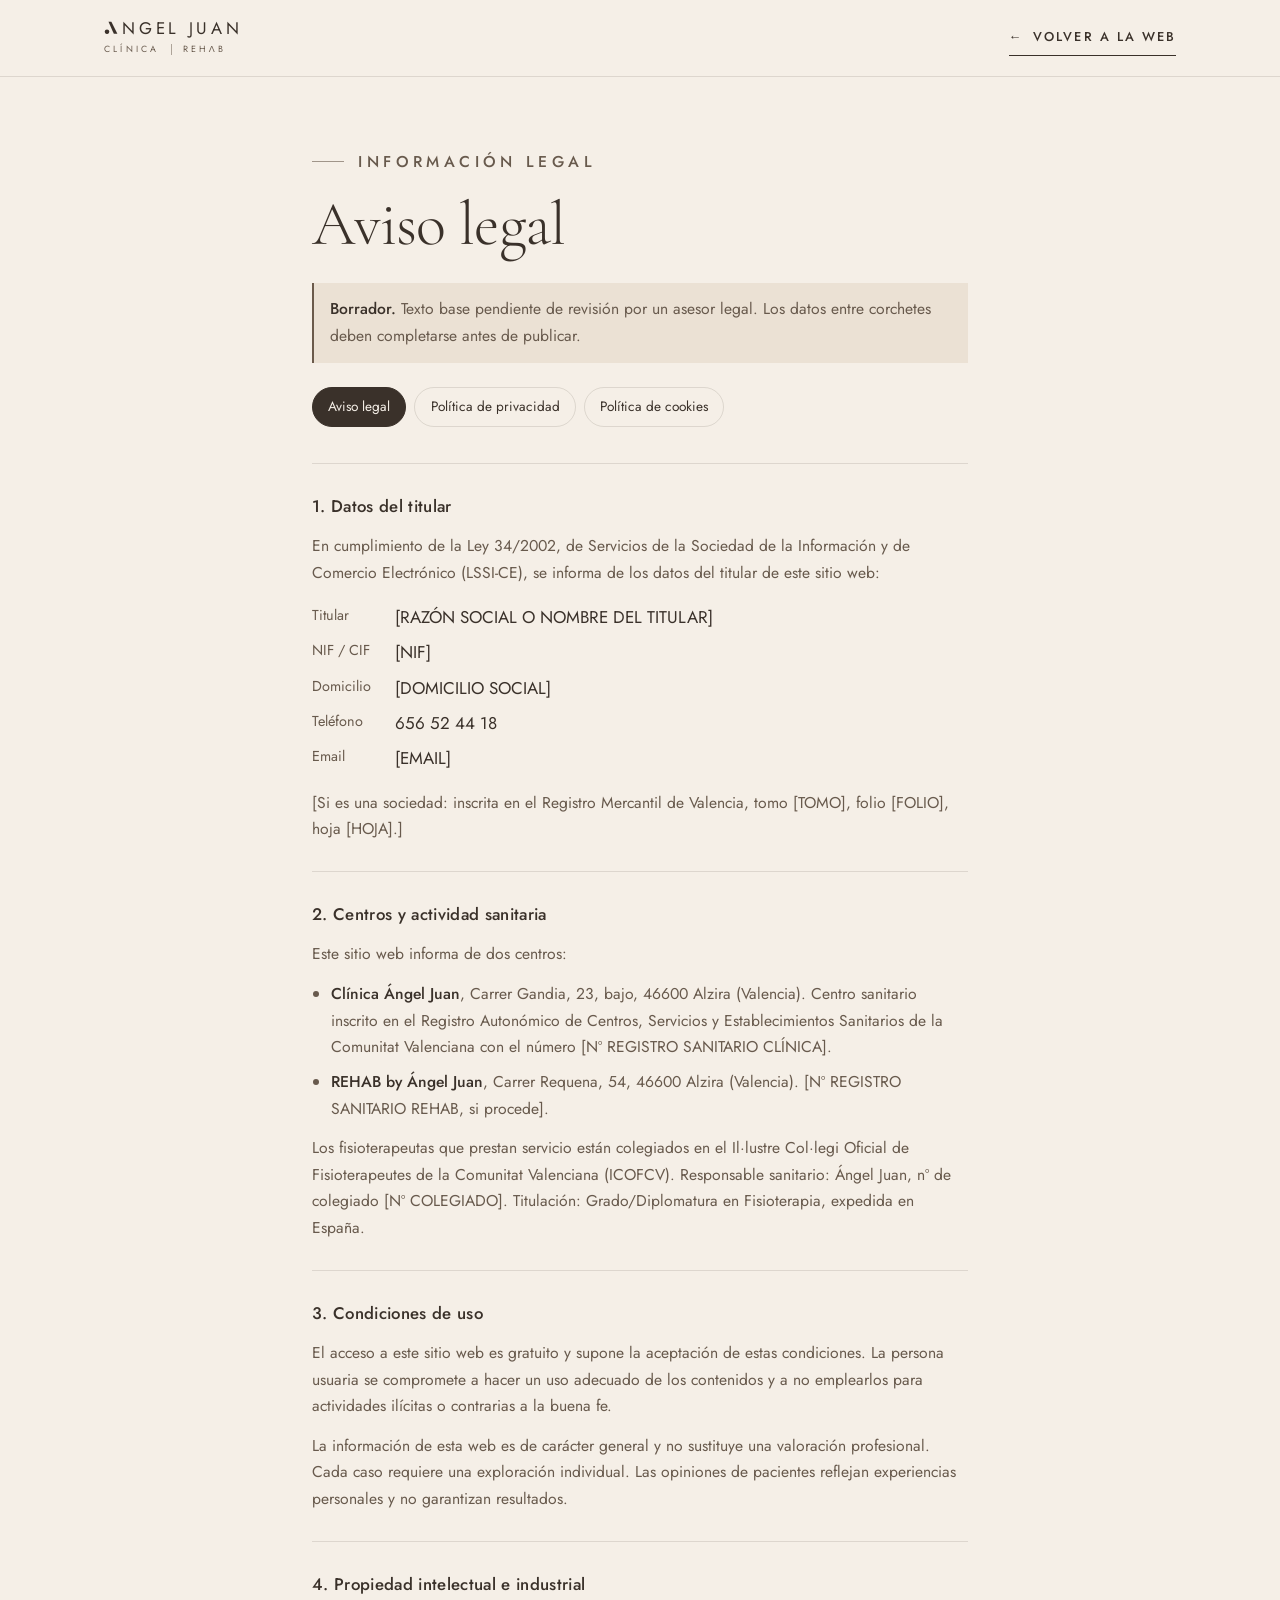
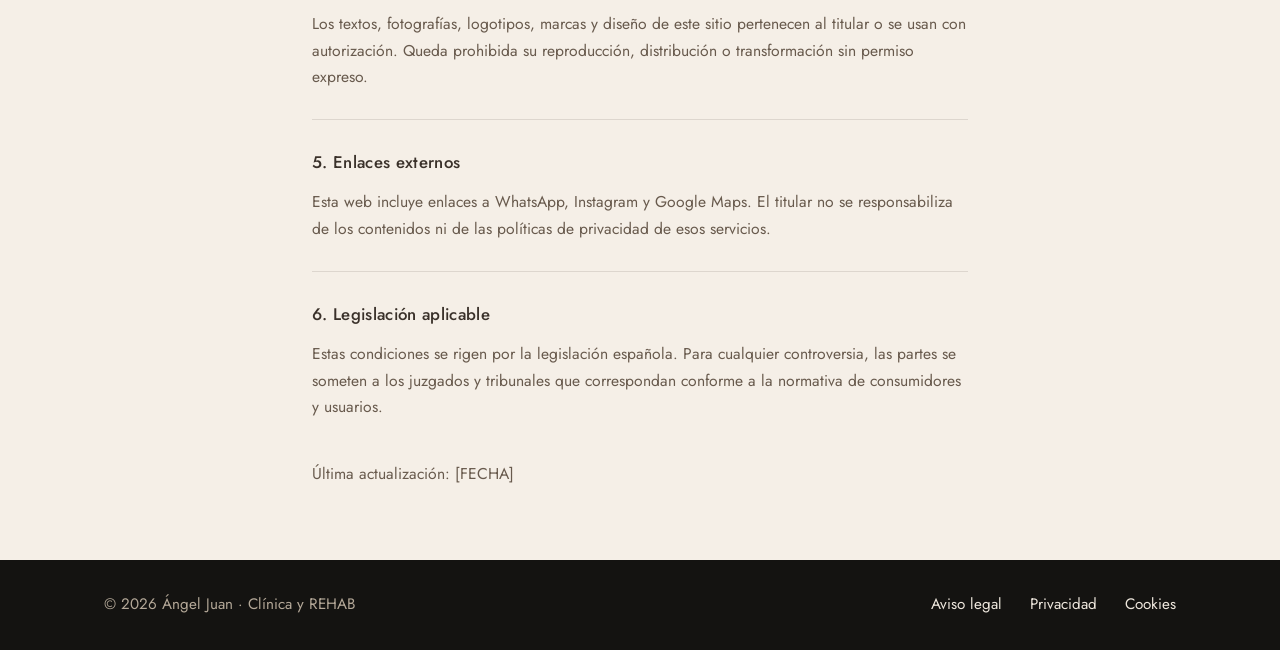
<file: web/aviso-legal.html>
<!doctype html>
<html lang="es">
<head>
  <meta charset="utf-8">
  <meta name="viewport" content="width=device-width, initial-scale=1, viewport-fit=cover">
  <title>Aviso legal · Ángel Juan</title>
  <meta name="robots" content="noindex, follow">
  <link rel="icon" href="data:image/svg+xml,%3Csvg%20xmlns%3D%22http%3A//www.w3.org/2000/svg%22%20viewBox%3D%22200%2090%201016%201010%22%3E%3Crect%20x%3D%22200%22%20y%3D%2290%22%20width%3D%221016%22%20height%3D%221010%22%20rx%3D%22180%22%20fill%3D%22%23f5efe7%22/%3E%3Cg%20fill%3D%22%233a312a%22%3E%3Cpath%20d%3D%22M518%20148H724L1160%201024H905Z%22/%3E%3Ccircle%20cx%3D%22419%22%20cy%3D%22881%22%20r%3D%22163%22/%3E%3C/g%3E%3C/svg%3E">
  <link rel="preconnect" href="https://fonts.googleapis.com">
  <link rel="preconnect" href="https://fonts.gstatic.com" crossorigin>
  <link href="https://fonts.googleapis.com/css2?family=Cormorant+Garamond:wght@300;400&family=Jost:wght@300;400;500&display=swap" rel="stylesheet">
  <link rel="stylesheet" href="../shared/base.css">
  <link rel="stylesheet" href="css/site.css">
  <link rel="stylesheet" href="css/legal.css">
</head>
<body class="theme-light">
  <a class="skip-link" href="#main">Saltar al contenido</a>
  <svg width="0" height="0" style="position:absolute" aria-hidden="true" focusable="false"><symbol id="i-iso" viewBox="250 140 916 910"><g fill="currentColor"><path d="M518 148H724L1160 1024H905Z"/><circle cx="419" cy="881" r="163"/></g></symbol></svg>
  <header class="legal-header">
    <div class="container">
      <a class="brand-duo" href="index.html" aria-label="Ángel Juan, volver al inicio"><span class="wordmark" aria-hidden="true"><svg class="wordmark__a" focusable="false"><use href="#i-iso"/></svg>NGEL JUAN</span><span class="brand-duo__subs" aria-hidden="true">Clínica <i></i> REHΛB</span></a>
      <a class="link-arrow" href="index.html"><span aria-hidden="true">←</span> Volver a la web</a>
    </div>
  </header>
  <main id="main" class="legal container">
    <p class="eyebrow">Información legal</p>
    <h1 class="h2">Aviso legal</h1>
    <p class="legal-note" role="note"><strong>Borrador.</strong> Texto base pendiente de revisión por un asesor legal. Los datos entre corchetes deben completarse antes de publicar.</p>
    <nav class="legal-tabs" aria-label="Textos legales"><a href="aviso-legal.html" aria-current="page">Aviso legal</a><a href="privacidad.html">Política de privacidad</a><a href="cookies.html">Política de cookies</a></nav>

    <section>
      <h2>1. Datos del titular</h2>
      <p>En cumplimiento de la Ley 34/2002, de Servicios de la Sociedad de la Información y de Comercio Electrónico (LSSI-CE), se informa de los datos del titular de este sitio web:</p>
      <dl class="legal-data">
      <dt>Titular</dt><dd>[RAZÓN SOCIAL O NOMBRE DEL TITULAR]</dd>
      <dt>NIF / CIF</dt><dd>[NIF]</dd>
      <dt>Domicilio</dt><dd>[DOMICILIO SOCIAL]</dd>
      <dt>Teléfono</dt><dd>656 52 44 18</dd>
      <dt>Email</dt><dd>[EMAIL]</dd>
    </dl>
      <p>[Si es una sociedad: inscrita en el Registro Mercantil de Valencia, tomo [TOMO], folio [FOLIO], hoja [HOJA].]</p>
    </section>
    <section>
      <h2>2. Centros y actividad sanitaria</h2>
      <p>Este sitio web informa de dos centros:</p>
      <ul>
        <li><strong>Clínica Ángel Juan</strong>, Carrer Gandia, 23, bajo, 46600 Alzira (Valencia). Centro sanitario inscrito en el Registro Autonómico de Centros, Servicios y Establecimientos Sanitarios de la Comunitat Valenciana con el número [Nº REGISTRO SANITARIO CLÍNICA].</li>
        <li><strong>REHAB by Ángel Juan</strong>, Carrer Requena, 54, 46600 Alzira (Valencia). [Nº REGISTRO SANITARIO REHAB, si procede].</li>
      </ul>
      <p>Los fisioterapeutas que prestan servicio están colegiados en el Il·lustre Col·legi Oficial de Fisioterapeutes de la Comunitat Valenciana (ICOFCV). Responsable sanitario: Ángel Juan, nº de colegiado [Nº COLEGIADO]. Titulación: Grado/Diplomatura en Fisioterapia, expedida en España.</p>
    </section>
    <section>
      <h2>3. Condiciones de uso</h2>
      <p>El acceso a este sitio web es gratuito y supone la aceptación de estas condiciones. La persona usuaria se compromete a hacer un uso adecuado de los contenidos y a no emplearlos para actividades ilícitas o contrarias a la buena fe.</p>
      <p>La información de esta web es de carácter general y no sustituye una valoración profesional. Cada caso requiere una exploración individual. Las opiniones de pacientes reflejan experiencias personales y no garantizan resultados.</p>
    </section>
    <section>
      <h2>4. Propiedad intelectual e industrial</h2>
      <p>Los textos, fotografías, logotipos, marcas y diseño de este sitio pertenecen al titular o se usan con autorización. Queda prohibida su reproducción, distribución o transformación sin permiso expreso.</p>
    </section>
    <section>
      <h2>5. Enlaces externos</h2>
      <p>Esta web incluye enlaces a WhatsApp, Instagram y Google Maps. El titular no se responsabiliza de los contenidos ni de las políticas de privacidad de esos servicios.</p>
    </section>
    <section>
      <h2>6. Legislación aplicable</h2>
      <p>Estas condiciones se rigen por la legislación española. Para cualquier controversia, las partes se someten a los juzgados y tribunales que correspondan conforme a la normativa de consumidores y usuarios.</p>
    </section>
    <p class="legal-updated">Última actualización: [FECHA]</p>
  </main>
  <footer class="site-footer legal-footer">
    <div class="container footer-legal" style="margin-top:0;border-top:0;padding-top:0">
      <p>© <span data-year>2026</span> Ángel Juan · Clínica y REHAB</p>
      <ul role="list"><li><a href="aviso-legal.html">Aviso legal</a></li><li><a href="privacidad.html">Privacidad</a></li><li><a href="cookies.html">Cookies</a></li></ul>
    </div>
  </footer>
  <script>document.querySelectorAll("[data-year]").forEach(function(e){e.textContent=new Date().getFullYear()});</script>
</body>
</html>
</file>
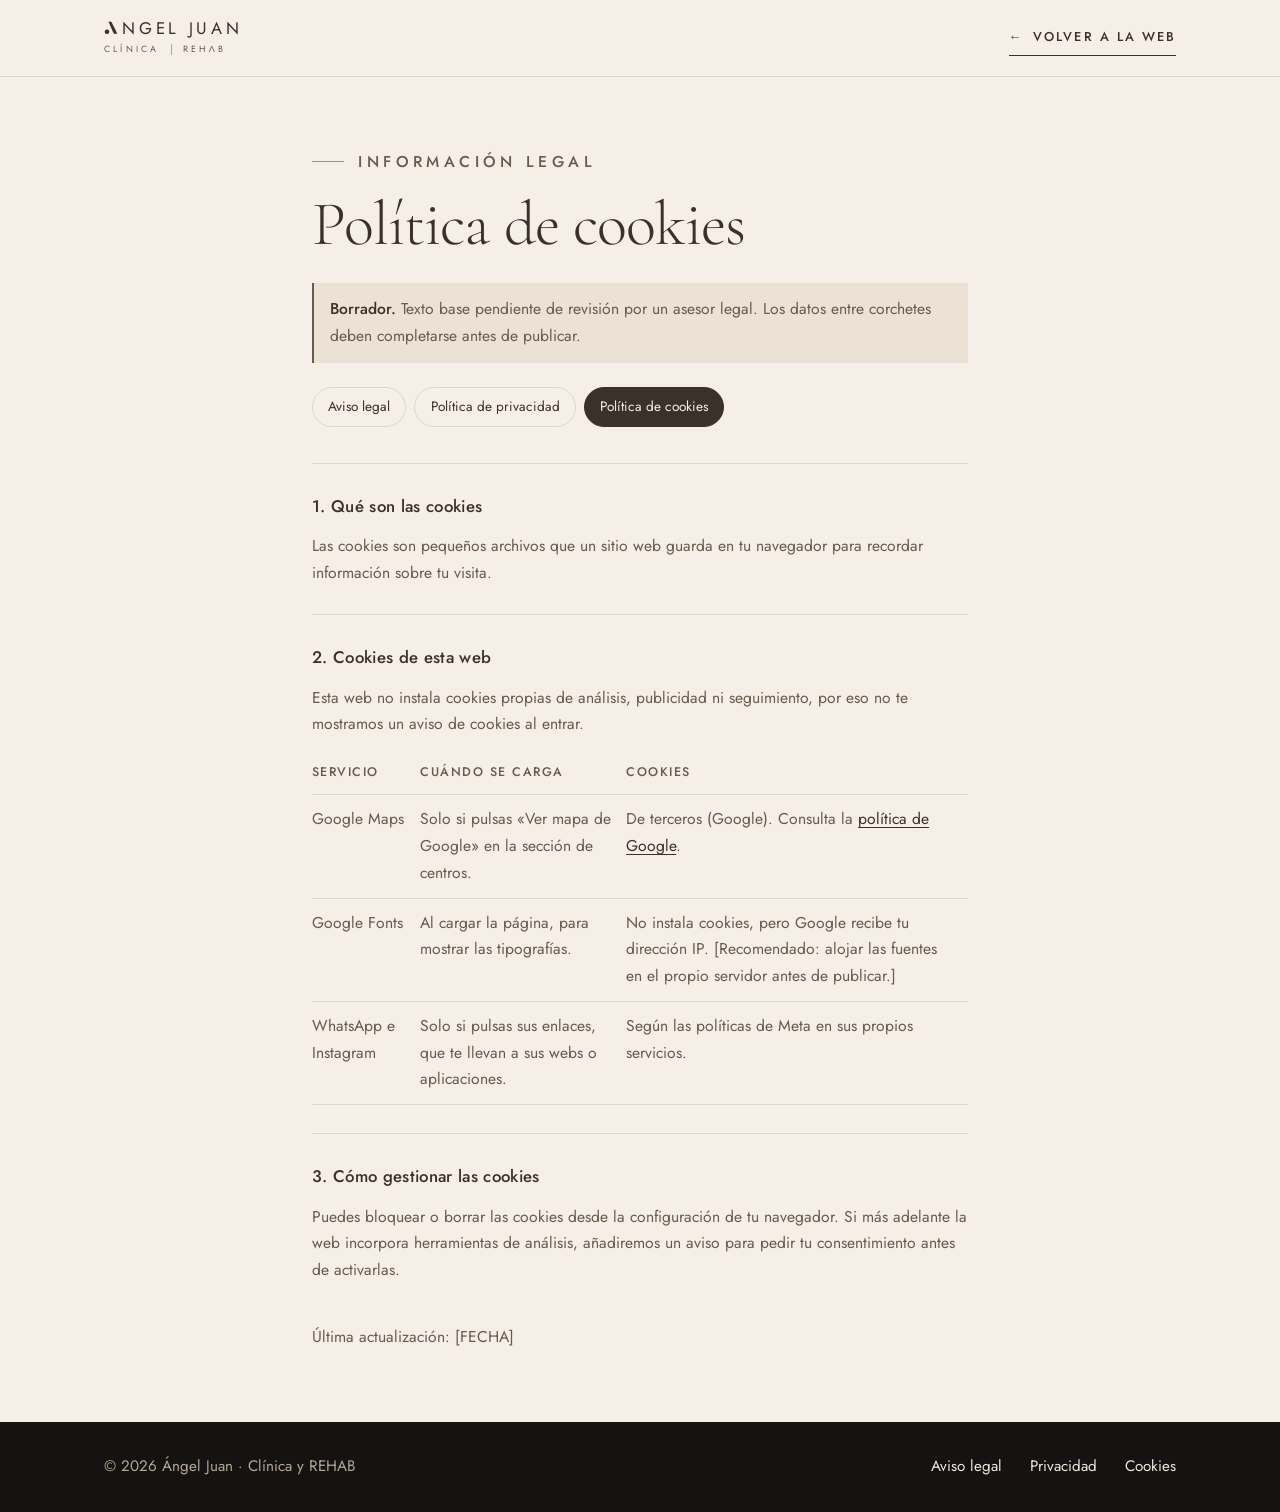
<file: web/cookies.html>
<!doctype html>
<html lang="es">
<head>
  <meta charset="utf-8">
  <meta name="viewport" content="width=device-width, initial-scale=1, viewport-fit=cover">
  <title>Política de cookies · Ángel Juan</title>
  <meta name="robots" content="noindex, follow">
  <link rel="icon" href="data:image/svg+xml,%3Csvg%20xmlns%3D%22http%3A//www.w3.org/2000/svg%22%20viewBox%3D%22200%2090%201016%201010%22%3E%3Crect%20x%3D%22200%22%20y%3D%2290%22%20width%3D%221016%22%20height%3D%221010%22%20rx%3D%22180%22%20fill%3D%22%23f5efe7%22/%3E%3Cg%20fill%3D%22%233a312a%22%3E%3Cpath%20d%3D%22M518%20148H724L1160%201024H905Z%22/%3E%3Ccircle%20cx%3D%22419%22%20cy%3D%22881%22%20r%3D%22163%22/%3E%3C/g%3E%3C/svg%3E">
  <link rel="preconnect" href="https://fonts.googleapis.com">
  <link rel="preconnect" href="https://fonts.gstatic.com" crossorigin>
  <link href="https://fonts.googleapis.com/css2?family=Cormorant+Garamond:wght@300;400&family=Jost:wght@300;400;500&display=swap" rel="stylesheet">
  <link rel="stylesheet" href="../shared/base.css">
  <link rel="stylesheet" href="css/site.css">
  <link rel="stylesheet" href="css/legal.css">
</head>
<body class="theme-light">
  <a class="skip-link" href="#main">Saltar al contenido</a>
  <svg width="0" height="0" style="position:absolute" aria-hidden="true" focusable="false"><symbol id="i-iso" viewBox="250 140 916 910"><g fill="currentColor"><path d="M518 148H724L1160 1024H905Z"/><circle cx="419" cy="881" r="163"/></g></symbol></svg>
  <header class="legal-header">
    <div class="container">
      <a class="brand-duo" href="index.html" aria-label="Ángel Juan, volver al inicio"><span class="wordmark" aria-hidden="true"><svg class="wordmark__a" focusable="false"><use href="#i-iso"/></svg>NGEL JUAN</span><span class="brand-duo__subs" aria-hidden="true">Clínica <i></i> REHΛB</span></a>
      <a class="link-arrow" href="index.html"><span aria-hidden="true">←</span> Volver a la web</a>
    </div>
  </header>
  <main id="main" class="legal container">
    <p class="eyebrow">Información legal</p>
    <h1 class="h2">Política de cookies</h1>
    <p class="legal-note" role="note"><strong>Borrador.</strong> Texto base pendiente de revisión por un asesor legal. Los datos entre corchetes deben completarse antes de publicar.</p>
    <nav class="legal-tabs" aria-label="Textos legales"><a href="aviso-legal.html">Aviso legal</a><a href="privacidad.html">Política de privacidad</a><a href="cookies.html" aria-current="page">Política de cookies</a></nav>

    <section>
      <h2>1. Qué son las cookies</h2>
      <p>Las cookies son pequeños archivos que un sitio web guarda en tu navegador para recordar información sobre tu visita.</p>
    </section>
    <section>
      <h2>2. Cookies de esta web</h2>
      <p>Esta web no instala cookies propias de análisis, publicidad ni seguimiento, por eso no te mostramos un aviso de cookies al entrar.</p>
      <div class="table-wrap">
        <table>
          <thead><tr><th scope="col">Servicio</th><th scope="col">Cuándo se carga</th><th scope="col">Cookies</th></tr></thead>
          <tbody>
            <tr><td>Google Maps</td><td>Solo si pulsas «Ver mapa de Google» en la sección de centros.</td><td>De terceros (Google). Consulta la <a href="https://policies.google.com/technologies/cookies?hl=es" target="_blank" rel="noopener">política de Google</a>.</td></tr>
            <tr><td>Google Fonts</td><td>Al cargar la página, para mostrar las tipografías.</td><td>No instala cookies, pero Google recibe tu dirección IP. [Recomendado: alojar las fuentes en el propio servidor antes de publicar.]</td></tr>
            <tr><td>WhatsApp e Instagram</td><td>Solo si pulsas sus enlaces, que te llevan a sus webs o aplicaciones.</td><td>Según las políticas de Meta en sus propios servicios.</td></tr>
          </tbody>
        </table>
      </div>
    </section>
    <section>
      <h2>3. Cómo gestionar las cookies</h2>
      <p>Puedes bloquear o borrar las cookies desde la configuración de tu navegador. Si más adelante la web incorpora herramientas de análisis, añadiremos un aviso para pedir tu consentimiento antes de activarlas.</p>
    </section>
    <p class="legal-updated">Última actualización: [FECHA]</p>
  </main>
  <footer class="site-footer legal-footer">
    <div class="container footer-legal" style="margin-top:0;border-top:0;padding-top:0">
      <p>© <span data-year>2026</span> Ángel Juan · Clínica y REHAB</p>
      <ul role="list"><li><a href="aviso-legal.html">Aviso legal</a></li><li><a href="privacidad.html">Privacidad</a></li><li><a href="cookies.html">Cookies</a></li></ul>
    </div>
  </footer>
  <script>document.querySelectorAll("[data-year]").forEach(function(e){e.textContent=new Date().getFullYear()});</script>
</body>
</html>
</file>
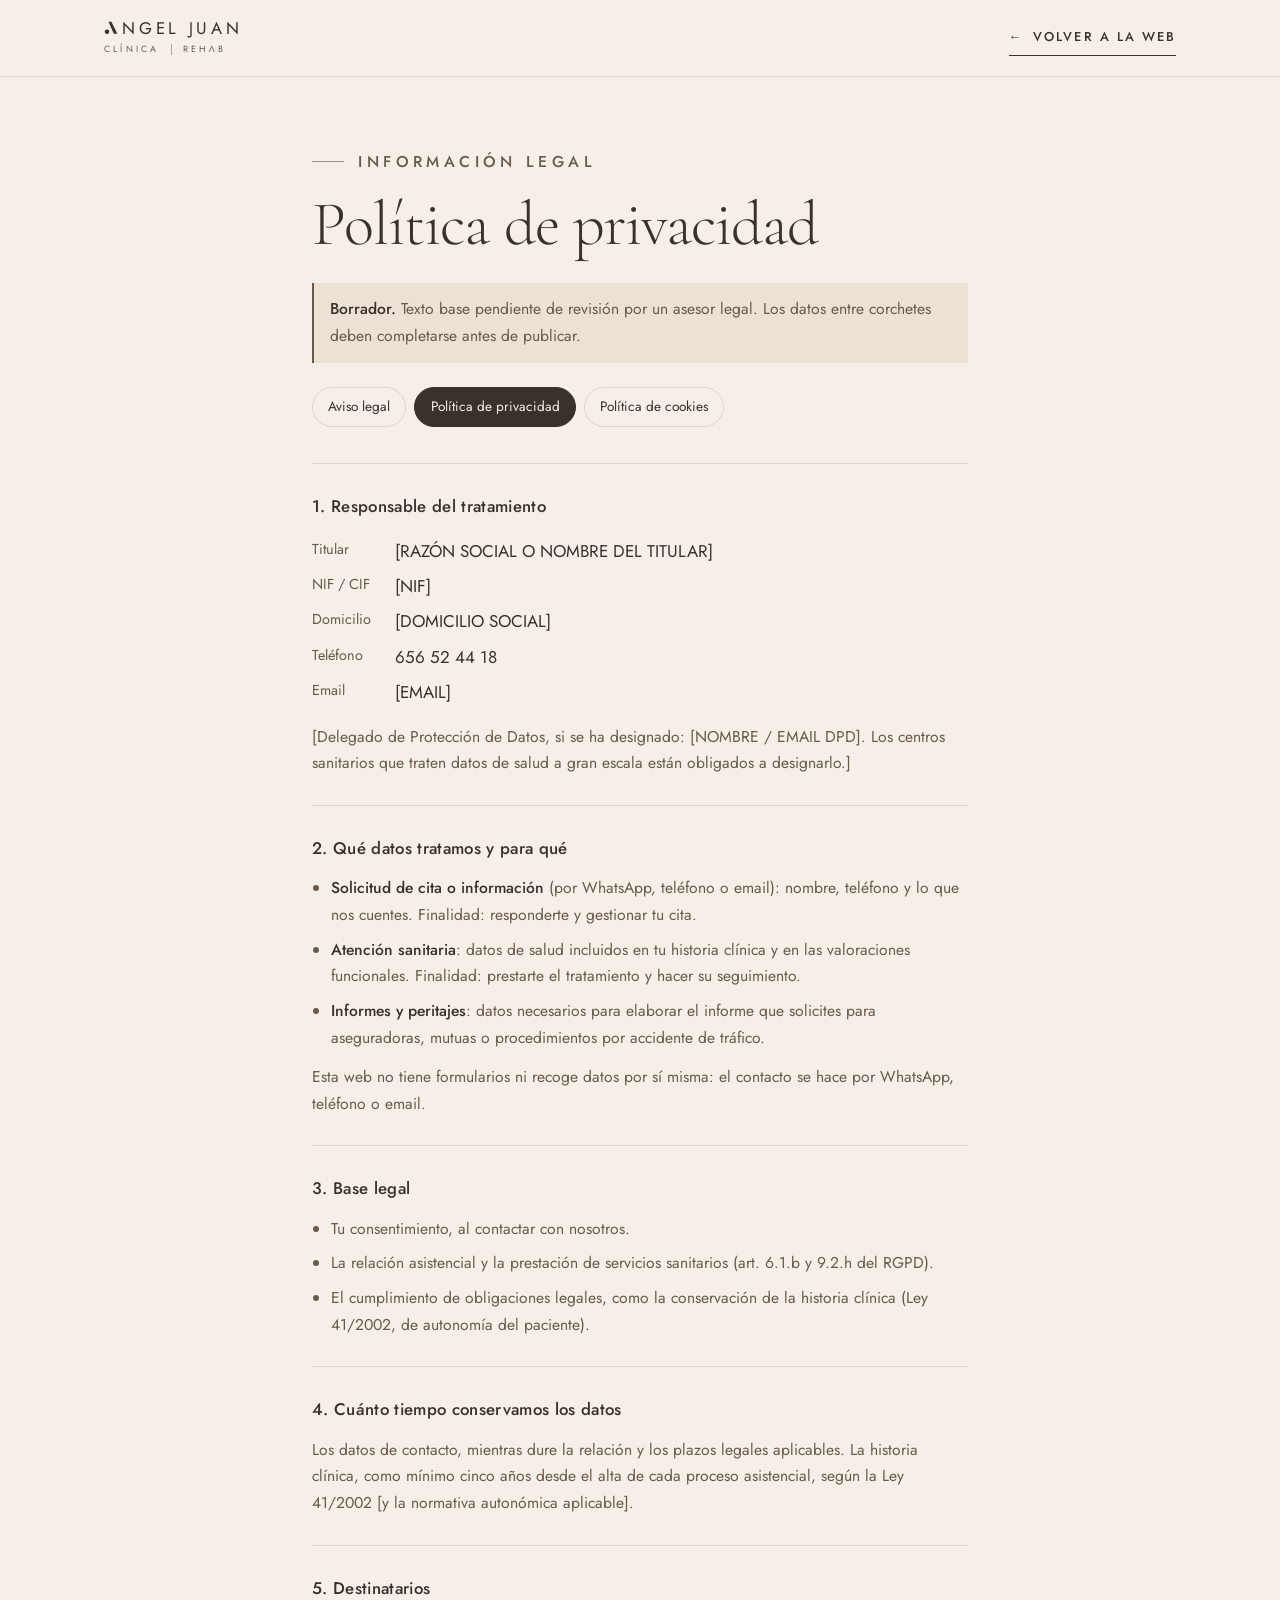
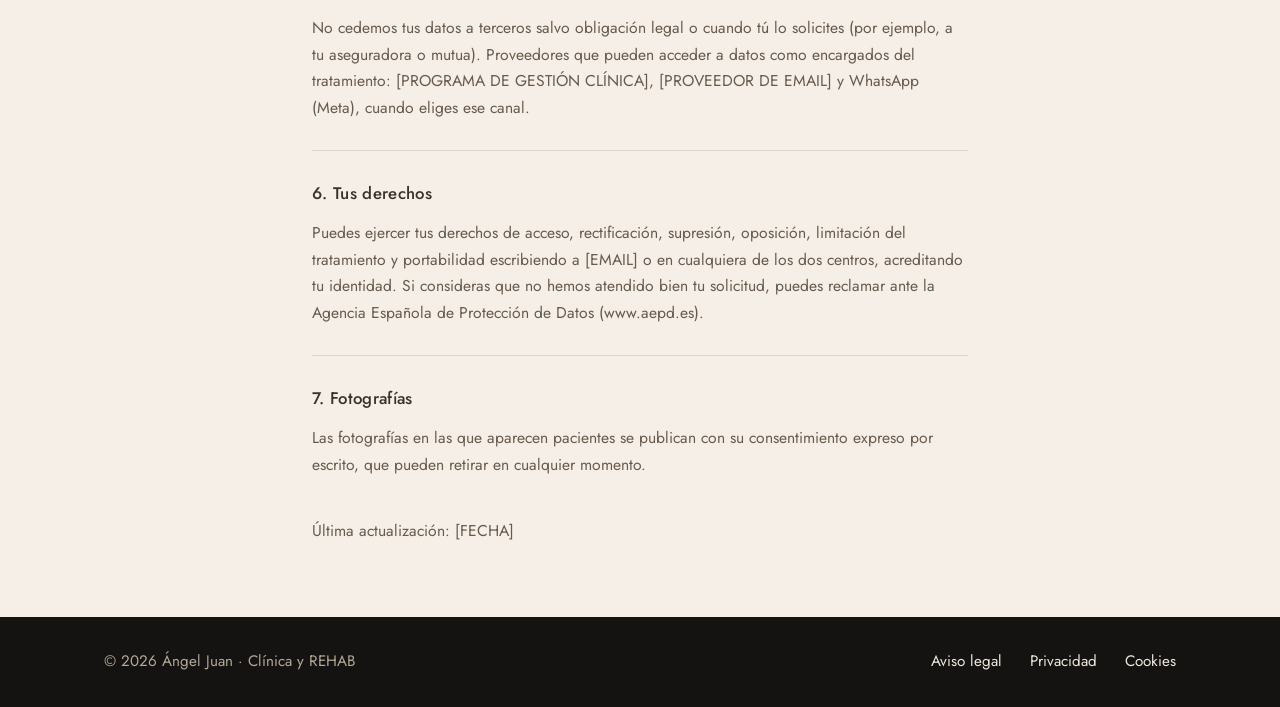
<file: web/privacidad.html>
<!doctype html>
<html lang="es">
<head>
  <meta charset="utf-8">
  <meta name="viewport" content="width=device-width, initial-scale=1, viewport-fit=cover">
  <title>Política de privacidad · Ángel Juan</title>
  <meta name="robots" content="noindex, follow">
  <link rel="icon" href="data:image/svg+xml,%3Csvg%20xmlns%3D%22http%3A//www.w3.org/2000/svg%22%20viewBox%3D%22200%2090%201016%201010%22%3E%3Crect%20x%3D%22200%22%20y%3D%2290%22%20width%3D%221016%22%20height%3D%221010%22%20rx%3D%22180%22%20fill%3D%22%23f5efe7%22/%3E%3Cg%20fill%3D%22%233a312a%22%3E%3Cpath%20d%3D%22M518%20148H724L1160%201024H905Z%22/%3E%3Ccircle%20cx%3D%22419%22%20cy%3D%22881%22%20r%3D%22163%22/%3E%3C/g%3E%3C/svg%3E">
  <link rel="preconnect" href="https://fonts.googleapis.com">
  <link rel="preconnect" href="https://fonts.gstatic.com" crossorigin>
  <link href="https://fonts.googleapis.com/css2?family=Cormorant+Garamond:wght@300;400&family=Jost:wght@300;400;500&display=swap" rel="stylesheet">
  <link rel="stylesheet" href="../shared/base.css">
  <link rel="stylesheet" href="css/site.css">
  <link rel="stylesheet" href="css/legal.css">
</head>
<body class="theme-light">
  <a class="skip-link" href="#main">Saltar al contenido</a>
  <svg width="0" height="0" style="position:absolute" aria-hidden="true" focusable="false"><symbol id="i-iso" viewBox="250 140 916 910"><g fill="currentColor"><path d="M518 148H724L1160 1024H905Z"/><circle cx="419" cy="881" r="163"/></g></symbol></svg>
  <header class="legal-header">
    <div class="container">
      <a class="brand-duo" href="index.html" aria-label="Ángel Juan, volver al inicio"><span class="wordmark" aria-hidden="true"><svg class="wordmark__a" focusable="false"><use href="#i-iso"/></svg>NGEL JUAN</span><span class="brand-duo__subs" aria-hidden="true">Clínica <i></i> REHΛB</span></a>
      <a class="link-arrow" href="index.html"><span aria-hidden="true">←</span> Volver a la web</a>
    </div>
  </header>
  <main id="main" class="legal container">
    <p class="eyebrow">Información legal</p>
    <h1 class="h2">Política de privacidad</h1>
    <p class="legal-note" role="note"><strong>Borrador.</strong> Texto base pendiente de revisión por un asesor legal. Los datos entre corchetes deben completarse antes de publicar.</p>
    <nav class="legal-tabs" aria-label="Textos legales"><a href="aviso-legal.html">Aviso legal</a><a href="privacidad.html" aria-current="page">Política de privacidad</a><a href="cookies.html">Política de cookies</a></nav>

    <section>
      <h2>1. Responsable del tratamiento</h2>
      <dl class="legal-data">
      <dt>Titular</dt><dd>[RAZÓN SOCIAL O NOMBRE DEL TITULAR]</dd>
      <dt>NIF / CIF</dt><dd>[NIF]</dd>
      <dt>Domicilio</dt><dd>[DOMICILIO SOCIAL]</dd>
      <dt>Teléfono</dt><dd>656 52 44 18</dd>
      <dt>Email</dt><dd>[EMAIL]</dd>
    </dl>
      <p>[Delegado de Protección de Datos, si se ha designado: [NOMBRE / EMAIL DPD]. Los centros sanitarios que traten datos de salud a gran escala están obligados a designarlo.]</p>
    </section>
    <section>
      <h2>2. Qué datos tratamos y para qué</h2>
      <ul>
        <li><strong>Solicitud de cita o información</strong> (por WhatsApp, teléfono o email): nombre, teléfono y lo que nos cuentes. Finalidad: responderte y gestionar tu cita.</li>
        <li><strong>Atención sanitaria</strong>: datos de salud incluidos en tu historia clínica y en las valoraciones funcionales. Finalidad: prestarte el tratamiento y hacer su seguimiento.</li>
        <li><strong>Informes y peritajes</strong>: datos necesarios para elaborar el informe que solicites para aseguradoras, mutuas o procedimientos por accidente de tráfico.</li>
      </ul>
      <p>Esta web no tiene formularios ni recoge datos por sí misma: el contacto se hace por WhatsApp, teléfono o email.</p>
    </section>
    <section>
      <h2>3. Base legal</h2>
      <ul>
        <li>Tu consentimiento, al contactar con nosotros.</li>
        <li>La relación asistencial y la prestación de servicios sanitarios (art. 6.1.b y 9.2.h del RGPD).</li>
        <li>El cumplimiento de obligaciones legales, como la conservación de la historia clínica (Ley 41/2002, de autonomía del paciente).</li>
      </ul>
    </section>
    <section>
      <h2>4. Cuánto tiempo conservamos los datos</h2>
      <p>Los datos de contacto, mientras dure la relación y los plazos legales aplicables. La historia clínica, como mínimo cinco años desde el alta de cada proceso asistencial, según la Ley 41/2002 [y la normativa autonómica aplicable].</p>
    </section>
    <section>
      <h2>5. Destinatarios</h2>
      <p>No cedemos tus datos a terceros salvo obligación legal o cuando tú lo solicites (por ejemplo, a tu aseguradora o mutua). Proveedores que pueden acceder a datos como encargados del tratamiento: [PROGRAMA DE GESTIÓN CLÍNICA], [PROVEEDOR DE EMAIL] y WhatsApp (Meta), cuando eliges ese canal.</p>
    </section>
    <section>
      <h2>6. Tus derechos</h2>
      <p>Puedes ejercer tus derechos de acceso, rectificación, supresión, oposición, limitación del tratamiento y portabilidad escribiendo a [EMAIL] o en cualquiera de los dos centros, acreditando tu identidad. Si consideras que no hemos atendido bien tu solicitud, puedes reclamar ante la Agencia Española de Protección de Datos (www.aepd.es).</p>
    </section>
    <section>
      <h2>7. Fotografías</h2>
      <p>Las fotografías en las que aparecen pacientes se publican con su consentimiento expreso por escrito, que pueden retirar en cualquier momento.</p>
    </section>
    <p class="legal-updated">Última actualización: [FECHA]</p>
  </main>
  <footer class="site-footer legal-footer">
    <div class="container footer-legal" style="margin-top:0;border-top:0;padding-top:0">
      <p>© <span data-year>2026</span> Ángel Juan · Clínica y REHAB</p>
      <ul role="list"><li><a href="aviso-legal.html">Aviso legal</a></li><li><a href="privacidad.html">Privacidad</a></li><li><a href="cookies.html">Cookies</a></li></ul>
    </div>
  </footer>
  <script>document.querySelectorAll("[data-year]").forEach(function(e){e.textContent=new Date().getFullYear()});</script>
</body>
</html>
</file>
<file: shared/base.css>
/* ==========================================================================
   Base compartida — Clínica Ángel Juan / REHAB by Ángel Juan
   Cada marca redefine las variables de :root en su propia hoja (clinica.css,
   rehab.css). Aquí solo hay estructura, componentes y comportamiento.
   ========================================================================== */

:root {
  /* Color (valores neutros por defecto; cada marca los sobrescribe) */
  --c-bg: #f6f1ea;
  --c-surface: #fbf8f3;
  --c-surface-2: #efe7dc;
  --c-text: #3a322c;
  --c-muted: #6b5e52;
  --c-accent: #8a7968;
  --c-accent-strong: #5e5247;
  --c-line: rgba(58, 50, 44, 0.14);
  --c-dark: #2f2925;
  --c-on-dark: #f3ece3;
  --c-on-dark-muted: #c9bdaf;
  --c-focus: #5e5247;
  --c-whatsapp: #1f7a4d;

  /* Tipografía */
  --font-display: Georgia, "Times New Roman", serif;
  --font-body: system-ui, -apple-system, "Segoe UI", sans-serif;
  --display-weight: 400;
  --display-tracking: -0.01em;
  --eyebrow-tracking: 0.28em;

  /* Ritmo */
  --gutter: 1.25rem;
  --section-y: clamp(3.5rem, 7vw, 6rem);
  --block-gap: clamp(2rem, 4.5vw, 3.25rem);   /* título de sección → contenido */
  --maxw: 72rem;
  --radius: 2px;
  --radius-lg: 4px;
  --ease: cubic-bezier(0.22, 0.61, 0.36, 1);
  --shadow-soft: 0 1px 2px rgba(40, 30, 20, 0.04), 0 12px 40px -18px rgba(40, 30, 20, 0.18);

  /* Cabecera */
  --header-h: 4.25rem;
}

@media (min-width: 720px) {
  :root { --gutter: 2.5rem; --header-h: 5rem; }
}

/* ---------- Reset mínimo ---------- */
*, *::before, *::after { box-sizing: border-box; }
html { -webkit-text-size-adjust: 100%; scroll-behavior: smooth; scroll-padding-top: var(--header-h); }
@media (prefers-reduced-motion: reduce) { html { scroll-behavior: auto; } }
body {
  margin: 0;
  background: var(--c-bg);
  color: var(--c-text);
  font-family: var(--font-body);
  font-size: 1.0625rem;
  line-height: 1.7;
  font-weight: 400;
  -webkit-font-smoothing: antialiased;
  text-rendering: optimizeLegibility;
  overflow-x: hidden;
}
img, svg, iframe { display: block; max-width: 100%; }
a { color: inherit; }
button { font: inherit; color: inherit; }
h1, h2, h3, h4, p, ul, ol, figure, blockquote, dl, dd { margin: 0; }
ul[role="list"], ol[role="list"] { list-style: none; padding: 0; }

.visually-hidden {
  position: absolute !important; width: 1px; height: 1px; padding: 0; margin: -1px;
  overflow: hidden; clip: rect(0 0 0 0); white-space: nowrap; border: 0;
}

:focus-visible {
  outline: 2px solid var(--c-focus);
  outline-offset: 3px;
  border-radius: var(--radius);
}

.skip-link {
  position: fixed; top: 0.75rem; left: 0.75rem; z-index: 200;
  padding: 0.75rem 1.1rem; background: var(--c-dark); color: var(--c-on-dark);
  text-decoration: none; transform: translateY(-150%); transition: transform 0.2s var(--ease);
}
.skip-link:focus { transform: none; }

/* ---------- Layout ---------- */
.container { width: 100%; max-width: var(--maxw); margin-inline: auto; padding-inline: var(--gutter); }
.section { padding-block: var(--section-y); position: relative; }
.section--surface { background: var(--c-surface); }
.section--tint { background: var(--c-surface-2); }
.section--dark { background: var(--c-dark); color: var(--c-on-dark); }

/* ---------- Tipografía ---------- */
.eyebrow {
  display: inline-flex; align-items: center; gap: 0.9rem;
  font-size: 0.72rem; font-weight: 500; letter-spacing: var(--eyebrow-tracking);
  text-transform: uppercase; color: var(--c-muted);
}
.eyebrow::before { content: ""; width: 2rem; height: 1px; background: currentColor; opacity: 0.6; }
.section--dark .eyebrow { color: var(--c-on-dark-muted); }

.display, .h2, .h3 {
  font-family: var(--font-display);
  font-weight: var(--display-weight);
  letter-spacing: var(--display-tracking);
  line-height: 1.08;
}
.display { font-size: clamp(2.75rem, 11vw, 6.25rem); }
.h2 { font-size: clamp(2.1rem, 7.5vw, 3.9rem); }
.h3 { font-size: clamp(1.45rem, 4.6vw, 1.85rem); line-height: 1.2; }
.display em, .h2 em { font-style: italic; }

.lead { font-size: clamp(1.08rem, 3.6vw, 1.3rem); line-height: 1.65; color: var(--c-muted); max-width: 36rem; }
.section--dark .lead { color: var(--c-on-dark-muted); }
.muted { color: var(--c-muted); }

.section-head { display: grid; gap: 1rem; margin-bottom: var(--block-gap); max-width: 44rem; }
.section-head--center { margin-inline: auto; text-align: center; justify-items: center; }

/* ---------- Botones ---------- */
.btn {
  --btn-bg: var(--c-dark); --btn-fg: var(--c-on-dark); --btn-bd: var(--c-dark);
  display: inline-flex; align-items: center; justify-content: center; gap: 0.7rem;
  min-height: 3.25rem; padding: 0.85rem 1.6rem;
  background: var(--btn-bg); color: var(--btn-fg); border: 1px solid var(--btn-bd);
  border-radius: var(--radius); text-decoration: none; cursor: pointer;
  font-size: 0.8rem; font-weight: 500; letter-spacing: 0.16em; text-transform: uppercase;
  transition: background-color 0.35s var(--ease), color 0.35s var(--ease), border-color 0.35s var(--ease), transform 0.35s var(--ease);
}
.btn:hover { --btn-bg: var(--c-accent-strong); --btn-bd: var(--c-accent-strong); }
.btn:active { transform: translateY(1px); }
.btn--ghost { --btn-bg: transparent; --btn-fg: var(--c-text); --btn-bd: currentColor; }
.btn--ghost:hover { --btn-bg: var(--c-text); --btn-fg: var(--c-bg); --btn-bd: var(--c-text); }
.btn--light { --btn-bg: var(--c-on-dark); --btn-fg: var(--c-dark); --btn-bd: var(--c-on-dark); }
.btn--light:hover { --btn-bg: transparent; --btn-fg: var(--c-on-dark); --btn-bd: var(--c-on-dark); }
.btn svg { width: 1.1em; height: 1.1em; flex: none; }

.link-arrow {
  display: inline-flex; align-items: center; gap: 0.6rem;
  font-size: 0.8rem; font-weight: 500; letter-spacing: 0.16em; text-transform: uppercase;
  text-decoration: none; padding-block: 0.4rem; border-bottom: 1px solid currentColor;
}
.link-arrow span[aria-hidden] { transition: transform 0.35s var(--ease); }
.link-arrow:hover span[aria-hidden] { transform: translateX(4px); }

/* ---------- Cabecera ---------- */
.site-header {
  position: fixed; inset: 0 0 auto 0; z-index: 100; height: var(--header-h);
  display: flex; align-items: center;
  transition: background-color 0.45s var(--ease), box-shadow 0.45s var(--ease), color 0.45s var(--ease);
}
.site-header.is-scrolled {
  background: color-mix(in srgb, var(--c-bg) 88%, transparent);
  -webkit-backdrop-filter: saturate(1.2) blur(14px);
  backdrop-filter: saturate(1.2) blur(14px);
  box-shadow: 0 1px 0 var(--c-line);
}
.site-header .container { display: flex; align-items: center; justify-content: space-between; gap: 1.5rem; }
.brand { text-decoration: none; display: inline-flex; flex-direction: column; line-height: 1; }

.nav-list { display: none; gap: clamp(1.25rem, 2.2vw, 2.25rem); align-items: center; }
.nav-list a {
  text-decoration: none; font-size: 0.78rem; letter-spacing: 0.16em; text-transform: uppercase; white-space: nowrap;
  padding-block: 0.4rem; background: linear-gradient(currentColor, currentColor) 0 100% / 0 1px no-repeat;
  transition: background-size 0.4s var(--ease);
}
.nav-list a:hover { background-size: 100% 1px; }
.header-cta { display: none; white-space: nowrap; }

.menu-toggle {
  display: inline-grid; place-items: center; width: 2.9rem; height: 2.9rem; margin-right: -0.6rem;
  background: none; border: 0; cursor: pointer;
}
.menu-toggle .bars { position: relative; width: 1.5rem; height: 0.55rem; }
.menu-toggle .bars::before, .menu-toggle .bars::after {
  content: ""; position: absolute; left: 0; right: 0; height: 1px; background: currentColor;
  transition: transform 0.4s var(--ease), top 0.4s var(--ease);
}
.menu-toggle .bars::before { top: 0; }
.menu-toggle .bars::after { top: 100%; }
.menu-toggle[aria-expanded="true"] .bars::before { top: 50%; transform: rotate(45deg); }
.menu-toggle[aria-expanded="true"] .bars::after { top: 50%; transform: rotate(-45deg); }

.mobile-menu {
  position: fixed; inset: 0; z-index: 90; background: var(--c-bg); color: var(--c-text);
  padding: calc(var(--header-h) + 2rem) var(--gutter) 2.5rem;
  display: flex; flex-direction: column; justify-content: space-between;
  opacity: 0; visibility: hidden; transition: opacity 0.4s var(--ease), visibility 0s linear 0.4s;
}
.mobile-menu.is-open { opacity: 1; visibility: visible; transition: opacity 0.4s var(--ease); }
.mobile-menu ul { display: grid; gap: 0.35rem; }
.mobile-menu a:not(.btn) {
  display: block; text-decoration: none; font-family: var(--font-display);
  font-size: clamp(2rem, 9vw, 2.8rem); line-height: 1.3; font-weight: var(--display-weight);
}
body.menu-open { overflow: hidden; }

@media (min-width: 1000px) {
  .nav-list { display: flex; }
  .header-cta { display: inline-flex; min-height: 2.75rem; padding: 0.6rem 1.2rem; }
  .menu-toggle, .mobile-menu { display: none; }
}

/* ---------- Hero con parallax ---------- */
.hero {
  position: relative; min-height: 100vh; min-height: 100svh;
  display: flex; align-items: flex-end; overflow: hidden; isolation: isolate;
}
.hero__layer { position: absolute; inset: 0; will-change: transform; }
.hero__bg { inset: -8% 0 -12% 0; z-index: -2; }
.hero__bg .ph { height: 100%; aspect-ratio: auto; }
.hero__scrim { position: absolute; inset: 0; z-index: -1; pointer-events: none; }
.hero__content {
  position: relative; z-index: 1; width: 100%;
  padding-top: calc(var(--header-h) + 3rem); padding-bottom: clamp(6.5rem, 16vh, 9rem);
  will-change: transform, opacity;
}
.hero__content .display { margin-block: 1.4rem 1.6rem; max-width: 12ch; }
.hero__actions { display: flex; flex-wrap: wrap; gap: 0.85rem; margin-top: 2.25rem; }
.hero__front { z-index: 2; pointer-events: none; }
.hero__front svg { position: absolute; height: auto; }
.hero__scroll {
  position: absolute; z-index: 3; left: 50%; bottom: 1.6rem; transform: translateX(-50%);
  display: grid; justify-items: center; gap: 0.6rem; text-decoration: none;
  font-size: 0.66rem; letter-spacing: 0.3em; text-transform: uppercase;
}
.hero__scroll i { width: 1px; height: 2.75rem; background: currentColor; opacity: 0.5; transform-origin: top; animation: scrollcue 2.6s var(--ease) infinite; }
@keyframes scrollcue { 0% { transform: scaleY(0); } 50% { transform: scaleY(1); transform-origin: top; } 51% { transform-origin: bottom; } 100% { transform: scaleY(0); transform-origin: bottom; } }

/* Balanceo muy suave de las plantas delanteras (independiente del scroll) */
.sway { transform-origin: 50% 100%; animation: sway 9s ease-in-out infinite alternate; }
.sway--slow { animation-duration: 13s; animation-delay: -4s; }
@keyframes sway { from { transform: rotate(-1.2deg); } to { transform: rotate(1.4deg); } }

/* ---------- Marcador de imagen ---------- */
.ph {
  position: relative; width: 100%; aspect-ratio: var(--ratio, 4 / 3); overflow: hidden;
  background: var(--ph-bg, linear-gradient(145deg, var(--c-surface-2), var(--c-accent)));
  border-radius: var(--radius-lg);
  display: grid; place-items: end start;
}
.ph__label {
  position: relative; margin: 0.9rem; padding: 0.4rem 0.7rem 0.4rem 0.6rem;
  display: inline-flex; align-items: center; gap: 0.5rem;
  font-family: var(--font-body); font-size: 0.68rem; font-weight: 500; letter-spacing: 0.12em; text-transform: uppercase;
  color: var(--ph-fg, var(--c-text)); background: var(--ph-chip, rgba(255, 255, 255, 0.62));
  -webkit-backdrop-filter: blur(6px); backdrop-filter: blur(6px); border-radius: 999px;
}
.ph__label::before {
  content: ""; width: 0.95rem; height: 0.75rem; flex: none;
  border: 1px solid currentColor; border-radius: 2px;
  background: radial-gradient(circle at 50% 55%, currentColor 0 0.14rem, transparent 0.16rem);
}

/* ---------- Tarjetas de servicio ---------- */
.cards { display: grid; gap: 1rem; }
@media (min-width: 720px) { .cards { grid-template-columns: repeat(2, 1fr); gap: 1.25rem; } }
@media (min-width: 1080px) { .cards { grid-template-columns: repeat(3, 1fr); } }
.card {
  position: relative; display: flex; flex-direction: column; gap: 1rem;
  padding: 2rem 1.6rem 1.9rem; background: var(--c-surface); border: 1px solid var(--c-line);
  border-radius: var(--radius-lg);
  transition: transform 0.6s var(--ease), box-shadow 0.6s var(--ease), border-color 0.6s var(--ease);
}
.card:hover { transform: translateY(-4px); box-shadow: var(--shadow-soft); border-color: transparent; }
.card__top { display: flex; justify-content: space-between; align-items: flex-start; margin-bottom: 0.25rem; }
@media (min-width: 720px) { .card__top { margin-bottom: 1.25rem; } }
.card__num { font-family: var(--font-display); font-size: 0.95rem; color: var(--c-muted); letter-spacing: 0.08em; }
.card__icon { width: 2.6rem; height: 2.6rem; color: var(--c-accent-strong); }
.card p { color: var(--c-muted); font-size: 0.98rem; }
.card--feature { background: var(--c-dark); color: var(--c-on-dark); border-color: var(--c-dark); }
.card--feature p, .card--feature .card__num { color: var(--c-on-dark-muted); }
.card--feature .card__icon { color: var(--c-on-dark); }

/* ---------- Equipo ---------- */
.team {
  display: grid; grid-auto-flow: column; grid-auto-columns: 78%; gap: 1rem;
  overflow-x: auto; scroll-snap-type: x mandatory; overscroll-behavior-x: contain; scroll-padding-inline: var(--gutter);
  margin-inline: calc(var(--gutter) * -1); padding: 0.25rem var(--gutter) 1.5rem;
  scrollbar-width: thin; scrollbar-color: var(--c-line) transparent;
}
.team > * { scroll-snap-align: start; }
@media (min-width: 720px) {
  .team { grid-auto-flow: row; grid-template-columns: repeat(3, 1fr); gap: 2.75rem 1.25rem; overflow: visible; margin-inline: 0; padding-inline: 0; }
}
.member .ph { --ratio: 4 / 5; margin-bottom: 1.4rem; }
.member__role { font-size: 0.74rem; letter-spacing: 0.2em; text-transform: uppercase; color: var(--c-muted); margin-top: 0.5rem; }
.member__meta { font-size: 0.92rem; color: var(--c-muted); margin-top: 0.75rem; }

/* ---------- Reseñas ---------- */
.reviews-head { display: flex; flex-wrap: wrap; align-items: flex-end; justify-content: space-between; gap: 1.5rem; margin-bottom: var(--block-gap); }
.rating { display: flex; align-items: center; gap: 1rem; }
.rating__score { font-family: var(--font-display); font-size: 3.2rem; line-height: 1; }
.rating__meta { font-size: 0.85rem; color: var(--c-muted); line-height: 1.5; }
.stars { display: inline-flex; gap: 0.15rem; color: var(--c-accent-strong); }
.stars svg { width: 0.95rem; height: 0.95rem; }

.reviews {
  display: grid; grid-auto-flow: column; grid-auto-columns: 86%; gap: 1rem;
  overflow-x: auto; scroll-snap-type: x mandatory; overscroll-behavior-x: contain; scroll-padding-inline: var(--gutter);
  margin-inline: calc(var(--gutter) * -1); padding: 0.25rem var(--gutter) 1.5rem;
  scrollbar-width: thin; scrollbar-color: var(--c-line) transparent;
}
.reviews > * { scroll-snap-align: start; }
@media (min-width: 900px) {
  .reviews { grid-auto-flow: row; grid-template-columns: repeat(3, 1fr); overflow: visible; margin-inline: 0; padding-inline: 0; }
}
.review {
  display: flex; flex-direction: column; gap: 1.25rem; padding: 2rem 1.7rem;
  background: var(--c-surface); border: 1px solid var(--c-line); border-radius: var(--radius-lg);
}
.review blockquote { font-family: var(--font-display); font-size: 1.3rem; line-height: 1.45; flex: 1; }
.review figcaption { display: flex; align-items: center; gap: 0.8rem; font-size: 0.88rem; }
.review .avatar {
  width: 2.4rem; height: 2.4rem; border-radius: 50%; display: grid; place-items: center; flex: none;
  background: var(--c-surface-2); color: var(--c-muted); font-size: 0.8rem; font-weight: 500;
}
.review .source { font-size: 0.75rem; color: var(--c-muted); }

/* ---------- Ubicación ---------- */
.location { display: grid; gap: 2.5rem; }
@media (min-width: 960px) { .location { grid-template-columns: 5fr 7fr; gap: 4rem; align-items: stretch; } }
.map {
  position: relative; min-height: 22rem; border-radius: var(--radius-lg); overflow: hidden;
  background: var(--c-surface-2);
}
.map iframe { position: absolute; inset: 0; width: 100%; height: 100%; border: 0; filter: grayscale(0.85) sepia(0.18) contrast(0.95); }
.info-block + .info-block { margin-top: 2.25rem; padding-top: 2.25rem; border-top: 1px solid var(--c-line); }
.info-block h3 { font-size: 0.74rem; letter-spacing: 0.2em; text-transform: uppercase; color: var(--c-muted); font-weight: 500; margin-bottom: 0.9rem; }
.info-block address { font-style: normal; font-family: var(--font-display); font-size: 1.6rem; line-height: 1.3; }
.hours { display: grid; grid-template-columns: auto 1fr; gap: 0.55rem 1.5rem; }
.hours dt { color: var(--c-muted); }
.hours dd { text-align: right; font-variant-numeric: tabular-nums; }
.info-actions { display: flex; flex-wrap: wrap; gap: 0.75rem; margin-top: 1.5rem; }

/* ---------- Puente entre marcas ---------- */
.bridge { display: grid; gap: 2.5rem; align-items: center; }
@media (min-width: 900px) { .bridge { grid-template-columns: 1fr 1fr; gap: 4.5rem; } }
.journey { display: grid; gap: 0; counter-reset: step; }
.journey li { display: grid; grid-template-columns: 2.5rem 1fr; gap: 1rem; padding-block: 1.1rem; border-top: 1px solid currentColor; border-color: rgba(255, 255, 255, 0.14); }
.journey li::before { counter-increment: step; content: "0" counter(step); font-family: var(--font-display); opacity: 0.7; }
.journey strong { display: block; font-weight: 500; }
.journey span { opacity: 0.78; font-size: 0.95rem; }

/* ---------- Pie ---------- */
.site-footer { padding-block: 4.5rem 7rem; background: var(--c-dark); color: var(--c-on-dark); }
.footer-grid { display: grid; gap: 2.75rem; }
@media (min-width: 820px) { .footer-grid { grid-template-columns: 2fr 1fr 1fr; } }
.site-footer h2 { font-size: 0.72rem; letter-spacing: 0.22em; text-transform: uppercase; font-weight: 500; color: var(--c-on-dark-muted); margin-bottom: 1rem; }
.site-footer ul { display: grid; gap: 0.5rem; }
.site-footer a { text-decoration: none; }
.site-footer a:hover { text-decoration: underline; text-underline-offset: 4px; }
.site-footer p, .site-footer li { color: var(--c-on-dark-muted); font-size: 0.95rem; }
.footer-legal {
  margin-top: 3.5rem; padding-top: 1.75rem; border-top: 1px solid rgba(255, 255, 255, 0.12);
  display: flex; flex-wrap: wrap; justify-content: space-between; gap: 1rem 2rem;
  font-size: 0.82rem; color: var(--c-on-dark-muted);
}
.footer-legal ul { display: flex; flex-wrap: wrap; gap: 0.5rem 1.75rem; }
.site-footer :focus-visible { outline-color: var(--c-on-dark); }

/* ---------- Botón flotante de WhatsApp ---------- */
.wa-fab {
  position: fixed; z-index: 80; right: 1rem; bottom: max(1rem, env(safe-area-inset-bottom));
  display: inline-flex; align-items: center; gap: 0.7rem;
  height: 3.6rem; padding: 0 0.95rem; border-radius: 999px;
  background: var(--c-whatsapp); color: #fff; text-decoration: none;
  box-shadow: 0 10px 30px -10px rgba(0, 0, 0, 0.45);
  transition: transform 0.4s var(--ease), box-shadow 0.4s var(--ease);
}
.wa-fab svg { width: 1.7rem; height: 1.7rem; flex: none; }
.wa-fab__text {
  max-width: 0; overflow: hidden; white-space: nowrap;
  font-size: 0.8rem; font-weight: 500; letter-spacing: 0.06em;
  transition: max-width 0.5s var(--ease);
}
.wa-fab:hover, .wa-fab:focus-visible { transform: translateY(-2px); }
.wa-fab:hover .wa-fab__text, .wa-fab:focus-visible .wa-fab__text { max-width: 14rem; }
@media (min-width: 720px) { .wa-fab { right: 1.75rem; bottom: 1.75rem; } .wa-fab__text { max-width: 14rem; padding-right: 0.3rem; } }

/* ---------- Animaciones al hacer scroll ---------- */
/* Solo se ocultan si JS está activo y el usuario no pide movimiento reducido. */
@media (prefers-reduced-motion: no-preference) {
  .js .reveal {
    opacity: 0; transform: translate3d(0, 28px, 0);
    transition: opacity 1.1s var(--ease), transform 1.1s var(--ease);
    transition-delay: var(--d, 0s);
  }
  .js .reveal.is-visible { opacity: 1; transform: none; }
}
@media (prefers-reduced-motion: reduce) {
  .sway, .hero__scroll i { animation: none; }
  .card, .card:hover { transform: none; }
}
</file>
<file: web/css/site.css>
/* ==========================================================================
   Ángel Juan — web única (Clínica + REHAB)
   Capa de marca sobre /shared/base.css.

   Idea: la página es el recorrido del paciente. Empieza en la luz cálida de
   la clínica y, al cruzar "el umbral", pasa a la sala oscura con LED de REHAB.
   Los colores y la tipografía cambian por sección con .theme-light / .theme-dark.
   ========================================================================== */

/* ---------- Tokens: Clínica (claro, por defecto) ---------- */
:root,
.theme-light {
  --c-bg: #f5efe7;
  --c-surface: #fbf8f3;
  --c-surface-2: #ebe1d4;
  --c-text: #3a312a;
  --c-muted: #685a4d;
  --c-accent: #b3a08b;
  --c-accent-strong: #6b5a4b;
  --c-line: rgba(74, 63, 54, 0.14);
  --c-dark: #4a3f36;
  --c-on-dark: #f5efe7;
  --c-on-dark-muted: #d6cabc;
  --c-focus: #4a3f36;
  --ph-fg: #3a312a;
  --ph-chip: rgba(255, 255, 255, 0.62);

  --font-display: "Cormorant Garamond", "Cormorant", Georgia, serif;
  --font-body: "Jost", "Helvetica Neue", Arial, sans-serif;
  --display-weight: 300;
  --display-tracking: -0.015em;
  --eyebrow-tracking: 0.28em;
  color-scheme: light;
}

/* ---------- Tokens: REHAB (oscuro) ---------- */
.theme-dark {
  --c-bg: #1e1c1a;
  --c-surface: #272421;
  --c-surface-2: #302c28;
  --c-text: #eee7dd;
  --c-muted: #b4a898;
  --c-accent: #8c7d6c;
  --c-accent-strong: #e2cfb3;
  --c-line: rgba(238, 231, 221, 0.12);
  --c-dark: #d9c8b1;          /* bloque de contraste: arena */
  --c-on-dark: #1e1c1a;
  --c-on-dark-muted: #574b40;
  --c-focus: #e2cfb3;
  --ph-fg: #eee7dd;
  --ph-chip: rgba(20, 18, 16, 0.55);

  --font-display: "Jost", "Helvetica Neue", Arial, sans-serif;
  --display-weight: 300;
  --display-tracking: -0.02em;
  --eyebrow-tracking: 0.34em;
  color-scheme: dark;
}

:root { --c-led: #bf8438; --c-led-glow: rgba(233, 170, 92, 0.55); }

.theme-light, .theme-dark { background: var(--c-bg); color: var(--c-text); }
.theme-dark .display em, .theme-dark .h2 em { font-style: normal; color: var(--c-accent-strong); }
.theme-dark .btn:hover { --btn-bg: var(--c-accent-strong); --btn-bd: var(--c-accent-strong); --btn-fg: var(--c-bg); }
.theme-dark .btn--ghost:hover { --btn-fg: var(--c-bg); }

/* ---------- Imágenes: marcador hasta que exista el archivo ---------- */
.ph.has-img { background-size: cover; background-position: var(--pos, center); }
.ph.has-img .ph__label { display: none; }
.plant-slot { position: absolute; display: block; }
.plant-slot > svg, .plant-slot > img { position: static !important; display: block; width: 100%; height: auto; }

/* ---------- Cabecera: se adapta al tema de la sección visible ---------- */
.site-header { color: var(--c-text); }
.site-header.theme-dark, .site-header.theme-light { background: transparent; }
.site-header.is-scrolled.theme-dark { background: color-mix(in srgb, #1e1c1a 86%, transparent); }
.site-header.is-scrolled.theme-light { background: color-mix(in srgb, #f5efe7 88%, transparent); }

/* Logotipo: la A de "ANGEL JUAN" es el isologo (punto + trazo) */
.wordmark { display: inline-flex; align-items: baseline; font-family: "Jost", "Helvetica Neue", Arial, sans-serif; font-weight: 400; text-transform: uppercase; letter-spacing: 0.22em; line-height: 1; white-space: nowrap; }
.wordmark__a { width: 0.84em; height: 0.76em; margin-right: 0.24em; fill: currentColor; align-self: baseline; transform: translateY(0.02em); }
.brand-duo { display: inline-grid; gap: 0.45rem; text-decoration: none; line-height: 1; }
.brand-duo .wordmark { font-size: 1.05rem; }
.brand-duo__subs { display: flex; gap: 0.7rem; align-items: center; font-size: 0.56rem; letter-spacing: 0.36em; text-transform: uppercase; color: var(--c-muted); }
.brand-duo__subs i { width: 1px; height: 0.7rem; background: currentColor; opacity: 0.5; }
.logo-clinica { display: inline-grid; justify-items: center; gap: 0.6rem; justify-self: start; }
.wordmark--lg { font-size: clamp(1.5rem, 6.5vw, 2.3rem); }
.logo-clinica__sub { font-family: "Jost", sans-serif; font-size: clamp(0.62rem, 2.4vw, 0.85rem); letter-spacing: 0.4em; margin-right: -0.4em; }

/* ---------- Hero ---------- */
.hero .hero__bg .ph {
  --ph-bg:
    radial-gradient(ellipse 60% 50% at 78% 18%, rgba(255, 244, 224, 0.95), rgba(255, 244, 224, 0) 70%),
    radial-gradient(ellipse 50% 60% at 15% 30%, rgba(214, 196, 172, 0.55), rgba(214, 196, 172, 0) 70%),
    linear-gradient(170deg, #efe5d8 0%, #dccbb6 45%, #c3ad95 100%);
  border-radius: 0; place-items: start start;
}
.hero .ph__label { margin-top: calc(var(--header-h) + 4.5rem); margin-left: var(--gutter); }
.hero__scrim { background: linear-gradient(to top, var(--c-bg) 0%, rgba(245, 239, 231, 0.92) 30%, rgba(245, 239, 231, 0.55) 55%, rgba(245, 239, 231, 0) 78%); }
.hero .display { max-width: 11ch; }
.hero .lead { color: var(--c-text); opacity: 0.86; max-width: 31rem; }
.hero__front .plant-hang { top: -2%; right: -14%; width: min(78vw, 36rem); filter: blur(2.5px); opacity: 0.9; }
.hero__front .plant-rise { bottom: -4%; right: -6%; width: min(34vw, 17rem); }
.hero__content { padding-bottom: clamp(8.5rem, 22vh, 11rem); }

/* Las dos "puertas": una por centro */
.doors { display: grid; gap: 0.75rem; margin-top: 2.25rem; max-width: 36rem; }
@media (min-width: 560px) { .doors { grid-template-columns: 1fr 1fr; } }
.door {
  display: grid; gap: 0.35rem; padding: 1.05rem 1.2rem; text-decoration: none; border-radius: var(--radius-lg);
  transition: transform 0.5s var(--ease), box-shadow 0.5s var(--ease);
}
.door:hover { transform: translateY(-3px); box-shadow: var(--shadow-soft); }
.door small { font-size: 0.64rem; letter-spacing: 0.26em; text-transform: uppercase; opacity: 0.75; }
.door strong { display: flex; justify-content: space-between; align-items: center; gap: 1rem; font-weight: 400; font-size: 1.02rem; }
.door--clinica { background: rgba(251, 248, 243, 0.8); border: 1px solid var(--c-line); color: var(--c-text); -webkit-backdrop-filter: blur(8px); backdrop-filter: blur(8px); }
.door--rehab { background: #1e1c1a; color: #eee7dd; border: 1px solid #1e1c1a; }
.door--rehab::after { content: ""; display: block; height: 1px; margin-top: 0.4rem; background: var(--c-led); box-shadow: 0 0 10px var(--c-led-glow); width: 2.5rem; }

@media (min-width: 720px) {
  .hero__front .plant-hang { right: -6%; width: min(52vw, 40rem); }
  .hero__front .plant-rise { right: 3%; width: min(28vw, 22rem); bottom: -6%; }
  .hero__content { padding-bottom: clamp(7rem, 16vh, 10rem); }
}
@media (min-width: 1100px) {
  .hero { align-items: center; }
  .hero__content { padding-top: var(--header-h); padding-bottom: 0; }
  .hero__scrim {
    background:
      linear-gradient(to right, rgba(245, 239, 231, 0.94) 0%, rgba(245, 239, 231, 0.7) 38%, rgba(245, 239, 231, 0) 62%),
      linear-gradient(to top, var(--c-bg) 0%, rgba(245, 239, 231, 0) 22%);
  }
  .hero .hero__bg .ph { place-items: center; }
  .hero .ph__label { margin: 0 0 0 12%; }
}

/* ---------- Cabeceras de etapa ---------- */
.stage { display: inline-flex; align-items: center; gap: 0.8rem; font-size: 0.7rem; letter-spacing: 0.28em; text-transform: uppercase; color: var(--c-muted); }
.stage b { font-weight: 500; color: var(--c-text); }
.services-intro { display: grid; gap: 1.5rem; margin-bottom: var(--block-gap); }
@media (min-width: 900px) { .services-intro { grid-template-columns: 1.1fr 0.9fr; align-items: end; gap: 4rem; } }

/* Tarjeta de ayuda a todo el ancho (clínica: 6 tratamientos + ayuda) */
@media (min-width: 720px) {
  .card--wide { grid-column: 1 / -1; display: grid; grid-template-columns: auto minmax(12rem, 18rem) 1fr auto; align-items: center; gap: 1rem 2rem; padding-block: 1.6rem; }
  .card--wide .card__top { margin: 0; }
  .card--wide .link-arrow { margin-top: 0 !important; }
}

/* ---------- Franja de imagen con parallax ---------- */
.band { position: relative; margin: var(--section-y) 0 0; height: clamp(22rem, 64vh, 40rem); overflow: hidden; isolation: isolate; }
.band__img.ph { position: absolute; inset: -12% 0; height: auto; aspect-ratio: auto; border-radius: 0; will-change: transform;
  --ph-bg: radial-gradient(ellipse 60% 50% at 60% 30%, rgba(255, 244, 224, 0.9), rgba(255, 244, 224, 0) 70%), linear-gradient(170deg, #e9ddcd, #c3ad95); }
.band::after { content: ""; position: absolute; inset: 0; z-index: 0; pointer-events: none; background: linear-gradient(to top, rgba(30, 26, 22, 0.72), rgba(30, 26, 22, 0) 45%); }
.band__cap { position: absolute; z-index: 1; left: 0; right: 0; bottom: clamp(1.5rem, 5vw, 3rem); display: grid; gap: 0.5rem; color: #f5efe7; }
.band__cap .stage { color: #e3d7c9; }
.band__quote { font-family: "Cormorant Garamond", Georgia, serif; font-weight: 300; font-size: clamp(1.9rem, 6vw, 3.2rem); line-height: 1.1; max-width: 16ch; }
.band .ph__label { margin-top: 1rem; }

/* ---------- Desde 2006 (compacto, dentro de la etapa Clínica) ---------- */
.since { display: grid; gap: 2.5rem; margin-top: var(--section-y); }
@media (min-width: 960px) {
  .since { grid-template-columns: 1.2fr 1fr; gap: 5rem; align-items: center; }
  .since .since__media .ph--main { --ratio: 4 / 3; }
}
.since__media { position: relative; }
.since__media .ph--main { --ratio: 16 / 9; --ph-bg: radial-gradient(ellipse 70% 45% at 30% 15%, rgba(255, 246, 230, 0.9), rgba(255, 246, 230, 0) 70%), linear-gradient(165deg, #e9ddcd, #c8b39c 70%, #a8927b); }
/* La foto de detalle solo aparece (superpuesta) cuando existe */
.since__media .ph--detail { --ratio: 1 / 1; position: absolute; right: 0; bottom: 0; width: 46%; border: 0.5rem solid var(--c-bg); --ph-bg: linear-gradient(150deg, #e6d8c6, #b9a38c); }
.since__media .ph--detail:not(.has-img) { display: none; }
.since__media:has(.ph--detail.has-img) { padding: 0 12% 30% 0; }
.year {
  font-family: var(--font-display); font-weight: 300; line-height: 0.8; font-variant-numeric: lining-nums;
  font-size: clamp(5.5rem, 26vw, 11rem); letter-spacing: -0.04em;
  color: transparent; -webkit-text-stroke: 1px var(--c-accent); margin-bottom: -0.1em; user-select: none;
}
.since__text { display: grid; gap: 1.4rem; }
.since__text > p:not(.year):not(.eyebrow) { color: var(--c-muted); }
.pillars { display: grid; margin-top: 1rem; }
.pillars li { padding-block: 1.25rem; border-top: 1px solid var(--c-line); display: grid; gap: 0.3rem; }
.pillars li:last-child { border-bottom: 1px solid var(--c-line); }
.pillars strong { font-family: var(--font-display); font-weight: 400; font-size: 1.4rem; }
.pillars span { color: var(--c-muted); font-size: 0.97rem; }

/* ==========================================================================
   EL UMBRAL — escena fija mientras se hace scroll (≈3 pantallas).
   JS escribe --p (0 → 1) y data-step (1, 2, 3). Todo lo demás es CSS.
   ========================================================================== */
.umbral { position: relative; height: 260vh; --p: 0; background: #1e1c1a; }
.umbral__sticky { position: sticky; top: 0; height: 100vh; height: 100svh; overflow: hidden; isolation: isolate; }

/* Capa del fondo: la sala de REHAB (se revela al cruzar la puerta) */
.umbral__room {
  position: absolute; inset: 0; z-index: 0;
  background:
    radial-gradient(ellipse 65% 7% at 50% 16%, rgba(255, 196, 120, 0.55), rgba(255, 196, 120, 0) 100%),
    radial-gradient(ellipse 90% 35% at 50% 14%, rgba(233, 170, 92, 0.2), rgba(233, 170, 92, 0) 70%),
    linear-gradient(180deg, #151413 0%, #24211e 45%, #3a342e 100%);
  background-size: cover; background-position: center;
  transform: scale(calc(1.3 - var(--p) * 0.3));
  will-change: transform;
}
.umbral__room::after {        /* velo para que el texto se lea sobre la foto real */
  content: ""; position: absolute; inset: 0;
  background: linear-gradient(to top, rgba(20, 18, 16, 0.85), rgba(20, 18, 16, 0.2) 55%, rgba(20, 18, 16, 0.35));
}
.umbral__led {
  position: absolute; z-index: 1; left: 12%; right: 12%; top: 16%; height: 2px; border-radius: 2px;
  background: #ffc478; box-shadow: 0 0 18px 3px var(--c-led-glow), 0 0 60px 10px rgba(233, 170, 92, 0.25);
  transform-origin: center; transform: scaleX(clamp(0, calc((var(--p) - 0.62) * 4), 1));
}

/* Capa delantera: la pared de la clínica con la puerta abierta */
.umbral__wall {
  position: absolute; inset: 0; z-index: 2;
  background:
    radial-gradient(ellipse 60% 40% at 25% 10%, rgba(255, 246, 230, 0.9), rgba(255, 246, 230, 0) 70%),
    linear-gradient(170deg, #efe5d8 0%, #dccbb6 55%, #cbb69f 100%);
  background-size: cover; background-position: center;
  transform-origin: var(--door-x, 50%) var(--door-y, 56%);
  transform: scale(calc(1 + var(--p) * var(--p) * 7));
  opacity: clamp(0, calc((0.7 - var(--p)) * 6), 1);
  will-change: transform, opacity;
}
.umbral__door {
  position: absolute; left: var(--door-x, 50%); top: var(--door-y, 56%);
  width: min(30vw, 15rem); aspect-ratio: 1 / 2.05; transform: translate(-50%, -50%);
  background:
    radial-gradient(ellipse 80% 5% at 50% 10%, rgba(255, 196, 120, 0.8), rgba(255, 196, 120, 0) 100%),
    linear-gradient(180deg, #161514, #2a2622 70%, #3a342e);
  box-shadow: 0 0 0 0.55rem #e9dccb, 0 0 0 0.6rem rgba(74, 63, 54, 0.25), 0 30px 60px -20px rgba(40, 30, 20, 0.45);
}
.umbral__door::after {          /* suelo: la luz del LED se escapa por la puerta */
  content: ""; position: absolute; left: -40%; right: -40%; bottom: -14%; height: 18%;
  background: radial-gradient(ellipse 50% 60% at 50% 0%, rgba(233, 170, 92, 0.35), rgba(233, 170, 92, 0) 70%);
}
.umbral__wall.has-img .umbral__door { display: none; }
/* Con la foto real de la sala, su propio LED sustituye a la línea dibujada */
.umbral__room.has-img + .umbral__led { display: none; }
/* Con la foto real, las plantas ya están en la imagen: las vectoriales sobran */
.umbral.has-photo .umbral__plant:not(.is-img) { display: none; }

/* Plantas en primer plano: se abren a los lados como si pasáramos entre ellas */
.umbral__plant { position: absolute; z-index: 3; bottom: -6%; width: min(48vw, 26rem); pointer-events: none; opacity: clamp(0, calc((0.8 - var(--p)) * 4), 1); }
.umbral__plant--l { left: -8%; transform: translateX(calc(var(--p) * -55vw)) scale(calc(1 + var(--p) * 1.6)) scaleX(-1); transform-origin: 0% 100%; }
.umbral__plant--r { right: -8%; transform: translateX(calc(var(--p) * 55vw)) scale(calc(1 + var(--p) * 1.6)); transform-origin: 100% 100%; }
.umbral__plant > * { width: 100%; height: auto; display: block; }

/* Texto de la escena */
.umbral__copy {
  position: absolute; z-index: 4; inset: auto 0 0 0; padding: 0 var(--gutter) clamp(3rem, 10vh, 6rem);
  display: grid; justify-items: center; text-align: center; gap: 1.5rem;
}
.umbral__steps { position: relative; display: grid; width: 100%; max-width: 40rem; }
.umbral__steps > p {
  grid-area: 1 / 1; margin: 0; line-height: 1.1; font-size: clamp(2rem, 8vw, 3.6rem); font-weight: 300;
  opacity: 0; transform: translateY(14px); transition: opacity 0.7s var(--ease), transform 0.7s var(--ease);
}
.umbral__steps > p:nth-child(-n + 2) { font-family: "Cormorant Garamond", Georgia, serif; color: #3a312a; }
/* Paso 1: texto oscuro con halo claro (puede caer sobre el hueco oscuro de la puerta) */
.umbral__steps > p:nth-child(1) { text-shadow: 0 0 22px rgba(245, 239, 231, 0.95), 0 0 8px rgba(245, 239, 231, 0.8); }
/* El paso 2 ocurre dentro de la puerta: texto claro con halo oscuro */
.umbral__steps > p:nth-child(2) { color: #f5efe7; text-shadow: 0 0 28px rgba(20, 18, 16, 0.85), 0 0 6px rgba(20, 18, 16, 0.6); max-width: 13ch; justify-self: center; }
.umbral__steps > p:nth-child(2) em { font-style: italic; }
.umbral__steps > p:nth-child(3) { font-family: "Jost", sans-serif; color: #eee7dd; letter-spacing: -0.02em; }
.umbral[data-step="1"] .umbral__steps > p:nth-child(1),
.umbral[data-step="2"] .umbral__steps > p:nth-child(2),
.umbral[data-step="3"] .umbral__steps > p:nth-child(3) { opacity: 1; transform: none; }
.umbral__hint { font-size: 0.66rem; letter-spacing: 0.3em; text-transform: uppercase; color: #685a4d; transition: color 0.6s; }
.umbral:not([data-step="1"]) .umbral__hint { color: #b4a898; }

/* Logotipo REHAB: la barra de la A desaparece → Λ */
.rehab-mark { display: grid; justify-items: center; gap: 0.6rem; color: #eee7dd; opacity: clamp(0, calc((var(--p) - 0.66) * 6), 1); }
.rehab-mark svg { width: min(72vw, 22rem); height: auto; overflow: visible; }
.rehab-mark path { fill: none; stroke: currentColor; stroke-width: 3; stroke-linecap: butt; stroke-linejoin: miter; }
.rehab-mark .a-bar { transform-box: fill-box; transform-origin: center; transform: scaleX(clamp(0, calc((0.9 - var(--p)) * 8), 1)); }
.rehab-mark small { font-size: 0.62rem; letter-spacing: 0.5em; margin-right: -0.5em; color: #b4a898; }

/* Barra de progreso del cruce */
.umbral__progress { position: absolute; z-index: 4; left: 0; top: 0; height: 2px; width: 100%; background: var(--c-led); transform-origin: left; transform: scaleX(var(--p)); box-shadow: 0 0 10px var(--c-led-glow); opacity: 0.8; }

/* Movimiento reducido o dispositivo modesto: la escena no se fija y se ve su estado final */
.motion-lite .umbral { height: auto; --p: 1; }
.motion-lite .umbral__sticky { position: relative; height: auto; min-height: 100svh; padding-block: 6rem; display: grid; align-items: end; }
.motion-lite .umbral__wall, .motion-lite .umbral__plant, .motion-lite .umbral__progress { display: none; }
.motion-lite .umbral__copy { position: relative; }
.motion-lite .umbral__steps { gap: 0.9rem; }
.motion-lite .umbral__steps > p { grid-area: auto; opacity: 1; transform: none; font-size: clamp(1.7rem, 6vw, 2.6rem); }
.motion-lite .umbral__steps > p:nth-child(-n + 2) { color: #b4a898; }
.motion-lite .umbral__hint { display: none; }

/* ---------- REHAB ---------- */
/* Logotipo REHAB redibujado del original: letras anchas, "BY ANGEL JUAN" centrado */
.logo-rehab { display: block; line-height: 0; color: var(--c-text); }
.logo-rehab svg { width: clamp(13rem, 62vw, 21rem); height: auto; aspect-ratio: 442 / 92; overflow: visible; }
.lema { font-size: clamp(1.9rem, 7vw, 3.4rem); font-weight: 300; letter-spacing: -0.02em; line-height: 1.1; max-width: 16ch; }
.lema em { font-style: normal; color: var(--c-accent-strong); }
.led-rule { width: 3.5rem; height: 2px; border-radius: 2px; background: var(--c-led); box-shadow: 0 0 14px 1px var(--c-led-glow); }
.rehab-intro { display: grid; gap: 1.6rem; margin-bottom: var(--block-gap); }
@media (min-width: 900px) { .rehab-intro { grid-template-columns: 1fr 1fr; align-items: end; gap: 4rem; } }
.rehab-intro .ph { --ratio: 16 / 9; --ph-bg: radial-gradient(ellipse 80% 25% at 50% 0%, rgba(233, 170, 92, 0.3), rgba(233, 170, 92, 0) 70%), linear-gradient(180deg, #2c2926, #45403a); }

.theme-dark .card { background: linear-gradient(180deg, var(--c-surface) 0%, var(--c-bg) 140%); }
.theme-dark .card:hover { border-color: rgba(233, 170, 92, 0.35); box-shadow: 0 0 0 1px rgba(233, 170, 92, 0.12), 0 24px 50px -30px rgba(233, 170, 92, 0.35); }
.theme-dark .card--feature, .theme-dark .card--feature:hover { background: var(--c-dark); border-color: var(--c-dark); }

/* Cómo trabajamos */
.method { display: grid; gap: 3rem; }
@media (min-width: 1000px) { .method { grid-template-columns: 5fr 7fr; gap: 4.5rem; align-items: start; } }
.method__side { display: grid; gap: 2rem; }
.method__img { --ratio: 16 / 10; --ph-bg: linear-gradient(170deg, #ece2d5, #cdb9a3); }
.steps { display: grid; }
.step { display: grid; grid-template-columns: 3.5rem 1fr; gap: 0.25rem 1rem; padding-block: 1.6rem; border-top: 1px solid var(--c-line); }
.step:last-child { border-bottom: 1px solid var(--c-line); }
.step__n { grid-row: span 2; font-size: 0.8rem; letter-spacing: 0.2em; color: var(--c-led); padding-top: 0.45rem; font-variant-numeric: tabular-nums; }
.step h3 { font-weight: 400; font-size: 1.35rem; letter-spacing: -0.01em; }
.step p { color: var(--c-muted); font-size: 0.98rem; }

.chart-card {
  position: relative; padding: 1.6rem 1.25rem 1.25rem; border: 1px solid var(--c-line); border-radius: var(--radius-lg);
  background: radial-gradient(ellipse 80% 40% at 50% 0%, rgba(233, 170, 92, 0.07), rgba(233, 170, 92, 0) 70%), var(--c-surface);
}
@media (min-width: 720px) { .chart-card { padding: 2.2rem 2.2rem 1.6rem; } }
.chart-card__head { display: flex; flex-wrap: wrap; justify-content: space-between; gap: 0.75rem 1.5rem; margin-bottom: 1.25rem; }
.chart-card__head > div:first-child { flex: 1 1 18rem; max-width: 30rem; }
.chart-card__title { font-size: 1.05rem; font-weight: 400; }
.chart-card__sub { font-size: 0.85rem; color: var(--c-muted); }
.chart-kpi { text-align: right; }
.chart-kpi__value { font-size: 2.4rem; font-weight: 300; line-height: 1; font-variant-numeric: tabular-nums; }
.chart-kpi__label { font-size: 0.72rem; letter-spacing: 0.16em; text-transform: uppercase; color: var(--c-muted); }
.tag-example { display: inline-block; margin-bottom: 1rem; padding: 0.25rem 0.6rem; border: 1px solid var(--c-line); border-radius: 999px; font-size: 0.66rem; letter-spacing: 0.16em; text-transform: uppercase; color: var(--c-muted); }
.chart { position: relative; }
.chart svg { width: 100%; height: auto; overflow: visible; }
.chart .grid line { stroke: var(--c-line); stroke-width: 1; }
.chart .axis text, .chart .target text { fill: var(--c-muted); font-size: 11px; font-family: var(--font-body); }
.chart .target line { stroke: var(--c-muted); stroke-width: 1; stroke-dasharray: 3 4; }
.chart .area { fill: url(#area-fill); }
.chart .line { fill: none; stroke: var(--c-led); stroke-width: 2; stroke-linejoin: round; stroke-linecap: round; }
.chart .dot { fill: var(--c-led); stroke: var(--c-surface); stroke-width: 2; }
.chart .dot--first { fill: var(--c-surface); stroke: var(--c-led); }
.chart .label { fill: var(--c-text); font-size: 12px; font-family: var(--font-body); }
.chart .hit { fill: transparent; cursor: pointer; outline: none; }
.chart .hit:focus-visible + .ring, .chart .hit:hover + .ring { opacity: 1; }
.chart .ring { fill: none; stroke: var(--c-text); stroke-width: 1; opacity: 0; transition: opacity 0.2s; pointer-events: none; }
.chart .crosshair { stroke: var(--c-line); stroke-width: 1; opacity: 0; transition: opacity 0.2s; }
.chart-tooltip { position: absolute; z-index: 2; pointer-events: none; transform: translate(-50%, calc(-100% - 14px)); padding: 0.55rem 0.8rem; min-width: 8.5rem; border-radius: var(--radius-lg); background: #0f0e0d; border: 1px solid var(--c-line); font-size: 0.8rem; line-height: 1.45; opacity: 0; transition: opacity 0.2s var(--ease); }
.chart-tooltip.is-on { opacity: 1; }
.chart-tooltip strong { display: block; font-size: 1.05rem; font-weight: 500; font-variant-numeric: tabular-nums; }
.chart-tooltip span { color: var(--c-muted); }
@media (prefers-reduced-motion: no-preference) {
  .js .chart .line { stroke-dasharray: var(--len); stroke-dashoffset: var(--len); transition: stroke-dashoffset 2s var(--ease) 0.2s; }
  .js .chart .area, .js .chart .dot, .js .chart .label { opacity: 0; transition: opacity 0.8s var(--ease) 1.6s; }
  .js .chart.is-drawn .line { stroke-dashoffset: 0; }
  .js .chart.is-drawn .area, .js .chart.is-drawn .dot, .js .chart.is-drawn .label { opacity: 1; }
}
.chart-foot { display: flex; flex-wrap: wrap; justify-content: space-between; gap: 0.75rem; margin-top: 1rem; font-size: 0.8rem; color: var(--c-muted); }
.chart-data summary { cursor: pointer; text-decoration: underline; text-underline-offset: 3px; }
.chart-data table { margin-top: 0.75rem; border-collapse: collapse; width: 100%; font-variant-numeric: tabular-nums; }
.chart-data th, .chart-data td { text-align: left; padding: 0.35rem 0.75rem 0.35rem 0; border-bottom: 1px solid var(--c-line); font-weight: 400; }
.chart-data th { color: var(--c-muted); }

/* ---------- Equipo (4 personas, con su centro) ---------- */
/* Cinco personas: carrusel hasta escritorio grande, luego una fila de cinco */
@media (min-width: 720px) and (max-width: 1079px) {
  .team { grid-auto-flow: column; grid-template-columns: none; grid-auto-columns: 40%; gap: 1.25rem; overflow-x: auto; margin-inline: calc(var(--gutter) * -1); padding: 0.25rem var(--gutter) 1.5rem; }
}
@media (min-width: 1080px) { .team { grid-template-columns: repeat(5, 1fr); gap: 2.5rem 1rem; } .team .h3 { font-size: 1.3rem; } }
.member .ph { --ph-bg: radial-gradient(ellipse 80% 25% at 50% 0%, rgba(233, 170, 92, 0.25), rgba(233, 170, 92, 0) 70%), linear-gradient(180deg, #2c2926, #45403a); }
.member__center { display: inline-block; margin-bottom: 0.7rem; padding: 0.2rem 0.6rem; border: 1px solid var(--c-line); border-radius: 999px; font-size: 0.62rem; letter-spacing: 0.2em; text-transform: uppercase; color: var(--c-muted); }

/* ---------- Dos centros: ubicación ---------- */
.centers { display: grid; gap: 1.25rem; }
@media (min-width: 900px) { .centers { grid-template-columns: 1fr 1fr; } }
.center-card { display: grid; gap: 1.5rem; padding: 1.25rem 1.25rem 1.75rem; border-radius: var(--radius-lg); border: 1px solid var(--c-line); background: var(--c-bg); color: var(--c-text); }
@media (min-width: 720px) { .center-card { padding: 1.5rem 1.75rem 2rem; } }
.center-card__photo { --ratio: 3 / 2; }
.center-card .map { min-height: 13rem; }
.center-card .map iframe { filter: grayscale(0.85) sepia(0.18) contrast(0.95); }
.center-card__name { font-family: var(--font-display); font-weight: var(--display-weight); font-size: 1.9rem; line-height: 1.1; }
.center-card .info-block + .info-block { margin-top: 1.5rem; padding-top: 1.5rem; }
.map .ph { position: absolute; inset: 0; height: 100%; --ratio: auto; place-items: center; }
.theme-dark .map .ph { --ph-bg: repeating-linear-gradient(90deg, rgba(238, 231, 221, 0.04) 0 1px, transparent 1px 48px), repeating-linear-gradient(0deg, rgba(238, 231, 221, 0.04) 0 1px, transparent 1px 48px), var(--c-surface-2); }

/* ---------- Pie ---------- */
.site-footer { background: #141311; color: #eee7dd; }
.site-footer h2, .site-footer p, .site-footer li, .footer-legal { color: #b4a898; }
.site-footer a { color: #eee7dd; }
.site-footer :focus-visible { outline-color: #e2cfb3; }

/* ---------- Plantas reales (PNG/WebP transparentes) ----------
   Las fotos traen más aire alrededor que las dibujadas: se amplían. */
.hero__front .plant-slot.is-img.plant-rise { width: min(62vw, 30rem); right: -12%; bottom: -5%; }
.hero__front .plant-slot.is-img.plant-hang { width: min(92vw, 44rem); right: -10%; top: -3%; filter: blur(1.5px); }
@media (min-width: 720px) {
  .hero__front .plant-slot.is-img.plant-rise { width: min(36vw, 32rem); right: -2%; }
  .hero__front .plant-slot.is-img.plant-hang { width: min(50vw, 44rem); right: -4%; }
}
.umbral__plant.is-img { width: min(82vw, 46rem); bottom: -8%; }
.umbral__hint { text-shadow: 0 0 14px rgba(245, 239, 231, 0.9); }
.umbral:not([data-step="1"]) .umbral__hint { text-shadow: 0 0 14px rgba(20, 18, 16, 0.9); }

/* Cinco reseñas: 3 arriba y 2 abajo en escritorio */
@media (min-width: 900px) {
  #opiniones .reviews { grid-template-columns: repeat(6, 1fr); }
  #opiniones .review { grid-column: span 2; }
  #opiniones .review:nth-child(n + 4) { grid-column: span 3; }
}
#opiniones .review blockquote { font-size: 1.15rem; }

/* Velo superior del hero: la cabecera se lee aunque la foto sea oscura arriba */
.hero .hero__scrim::before { content: ""; position: absolute; inset: 0 0 auto 0; height: calc(var(--header-h) + 5rem); background: linear-gradient(to bottom, rgba(245, 239, 231, 0.9), rgba(245, 239, 231, 0)); }

/* Listas dentro de las tarjetas de servicio (REHAB) */
.card__list { display: grid; gap: 0.45rem; margin: 0.25rem 0 0; padding: 0; list-style: none; color: var(--c-muted); font-size: 0.97rem; }
.card__list li { display: grid; grid-template-columns: 0.9rem 1fr; gap: 0.5rem; align-items: baseline; }
.card__list li::before { content: ""; width: 0.35rem; height: 0.35rem; border-radius: 50%; background: var(--c-led); transform: translateY(-0.12em); }

/* Técnicas complementarias de la clínica */
.techniques { display: flex; flex-wrap: wrap; align-items: center; gap: 0.9rem 1.5rem; margin-top: 1.75rem; }
.chips { display: flex; flex-wrap: wrap; gap: 0.6rem; margin: 0; padding: 0; list-style: none; }
.chips li { padding: 0.45rem 1rem; border: 1px solid var(--c-line); border-radius: 999px; background: var(--c-surface); font-size: 0.92rem; }
.urgent { margin-top: 1.5rem; padding: 0.9rem 1rem; border-left: 2px solid var(--c-accent-strong); background: var(--c-surface-2); font-size: 0.95rem; }

/* Imagen estática del mapa: solo se ve mientras carga el mapa interactivo o si está bloqueado */
.map__static.has-img { --pos: 45% 55%; }
.map__credit { position: absolute; right: 0.5rem; bottom: 0.4rem; font-size: 0.65rem; color: #3a312a; background: rgba(255,255,255,0.75); padding: 0.1rem 0.4rem; border-radius: 3px; }
.map__static:not(.has-img) .map__credit { display: none; }

/* Instagram */
.ig-link { display: inline-flex; align-items: center; gap: 0.45rem; text-decoration: none; }
.ig-link:hover { text-decoration: underline; text-underline-offset: 3px; }
.ig-link svg { width: 1.05em; height: 1.05em; flex: none; }
.ig-row { margin-top: 0.9rem; font-size: 0.95rem; }
@media (min-width: 820px) { .site-footer .footer-grid { grid-template-columns: 2fr 1fr 1fr 1.3fr; } }

/* Encuadre de la foto móvil del hero: espejo iluminado detrás del texto */
@media (max-width: 719px) { .hero .hero__bg .ph { --pos: 12% 60%; } }

/* Franja al inicio de una sección: sin margen superior, con aire debajo */
.section > .band--top { margin: calc(var(--section-y) * -1) 0 var(--section-y); }
.band--top::after { background: linear-gradient(to top, rgba(30, 26, 22, 0.8), rgba(30, 26, 22, 0) 55%); }

/* Cabecera de tratamientos con foto */
.services-intro--photo .services-intro__text { display: grid; gap: 1.5rem; }
.services-intro__img { --ratio: 4 / 3; --pos: 30% 40%; }
@media (min-width: 900px) { .services-intro--photo { grid-template-columns: 1fr 1fr; align-items: center; } }

/* Franja al final de una sección: pegada al borde inferior */
.section > .band--end { margin: var(--section-y) 0 calc(var(--section-y) * -1); }
.band__cap--right { justify-items: end; text-align: right; }
.band--end::after { background: linear-gradient(to top, rgba(30, 26, 22, 0.85), rgba(30, 26, 22, 0) 55%), linear-gradient(to left, rgba(30, 26, 22, 0.35), rgba(30, 26, 22, 0) 50%); }

/* ---------- Móvil: tarjetas compactas (icono junto al título) ---------- */
@media (max-width: 719px) {
  .cards { gap: 0.75rem; }
  .card { display: grid; grid-template-columns: 2.4rem 1fr; column-gap: 1rem; row-gap: 0.6rem; padding: 1.35rem 1.25rem; }
  .card__top { grid-row: span 1; margin: 0; align-self: start; }
  .card__icon { width: 2.1rem; height: 2.1rem; }
  .card .h3 { font-size: 1.3rem; align-self: center; }
  .card > p, .card > .card__list, .card > .link-arrow { grid-column: 1 / -1; }
  .card > .link-arrow { margin-top: 0.4rem !important; }
  .card:hover { transform: none; }
  .band { height: clamp(20rem, 58vh, 28rem); }
  .year { font-size: clamp(4.5rem, 22vw, 6rem); }
}

/* El reseteo ul[role="list"] { padding: 0 } ganaba a .team: se restaura el margen interior del carrusel */
.team[role="list"] { padding: 0.25rem var(--gutter) 1.5rem; }
@media (min-width: 1080px) { .team[role="list"] { padding-inline: 0; } }
/* Foto de fachada: si todavía no existe, no se muestra el hueco */
.center-card__photo:not(.has-img) { display: none; }
@media (min-width: 720px) { .card__top { margin-bottom: 0.4rem; } .card { gap: 0.8rem; padding: 1.75rem 1.6rem; } }

/* Botón para cargar el mapa con consentimiento */
.map iframe[data-src] { visibility: hidden; }
.map__load {
  position: absolute; z-index: 2; left: 50%; top: 50%; transform: translate(-50%, -50%);
  display: grid; gap: 0.25rem; justify-items: center; padding: 0.8rem 1.3rem; cursor: pointer;
  background: #1e1c1a; color: #f5efe7; border: 0; border-radius: var(--radius);
  font-size: 0.78rem; font-weight: 500; letter-spacing: 0.14em; text-transform: uppercase; box-shadow: 0 10px 30px -12px rgba(0,0,0,.5);
}
.map__load small { font-size: 0.66rem; letter-spacing: 0.02em; text-transform: none; font-weight: 400; opacity: 0.75; }
.map__load:hover { background: #3a312a; }
.map:has(.map__load) .ph__label { display: none; }
.center-card { align-content: start; }
</file>
<file: web/css/legal.css>
/* Páginas legales */
.legal-header { padding-block: 1.25rem; border-bottom: 1px solid var(--c-line); background: var(--c-bg); }
.legal-header .container { display: flex; flex-wrap: wrap; gap: 1rem; justify-content: space-between; align-items: center; }
.legal { max-width: 46rem; padding-block: clamp(2.5rem, 6vw, 4.5rem); display: grid; gap: 1rem; }
.legal h1 { margin-bottom: 0.5rem; }
.legal section { display: grid; gap: 0.8rem; padding-top: 1.75rem; margin-top: 0.75rem; border-top: 1px solid var(--c-line); }
.legal h2 { font-family: "Jost", sans-serif; font-weight: 500; font-size: 1.05rem; letter-spacing: 0.02em; }
.legal p, .legal li, .legal td { color: var(--c-muted); font-size: 0.98rem; }
.legal strong { color: var(--c-text); font-weight: 500; }
.legal ul { display: grid; gap: 0.5rem; padding-left: 1.2rem; margin: 0; }
.legal a { color: var(--c-text); text-underline-offset: 3px; }
.legal-note { padding: 0.85rem 1rem; border-left: 2px solid var(--c-accent-strong); background: var(--c-surface-2); }
.legal-tabs { display: flex; flex-wrap: wrap; gap: 0.5rem; margin: 0.5rem 0 0.5rem; }
.legal-tabs a { padding: 0.45rem 0.95rem; border: 1px solid var(--c-line); border-radius: 999px; text-decoration: none; font-size: 0.85rem; }
.legal-tabs a[aria-current="page"] { background: var(--c-text); color: var(--c-bg); border-color: var(--c-text); }
.legal-data { display: grid; grid-template-columns: max-content 1fr; gap: 0.4rem 1.5rem; margin: 0.25rem 0; }
.legal-data dt { color: var(--c-muted); font-size: 0.9rem; }
.legal-data dd { margin: 0; }
.table-wrap { overflow-x: auto; }
.legal table { width: 100%; min-width: 34rem; border-collapse: collapse; font-size: 0.92rem; }
.legal th, .legal td { text-align: left; vertical-align: top; padding: 0.7rem 0.9rem 0.7rem 0; border-bottom: 1px solid var(--c-line); }
.legal th { font-weight: 500; font-size: 0.78rem; letter-spacing: 0.12em; text-transform: uppercase; color: var(--c-muted); }
.legal-updated { margin-top: 1.5rem; font-size: 0.85rem; color: var(--c-muted); }
.legal-footer { padding-block: 2rem; }
@media (max-width: 519px) { .legal-data { grid-template-columns: 1fr; gap: 0.1rem; } .legal-data dd { margin-bottom: 0.6rem; } }
</file>
